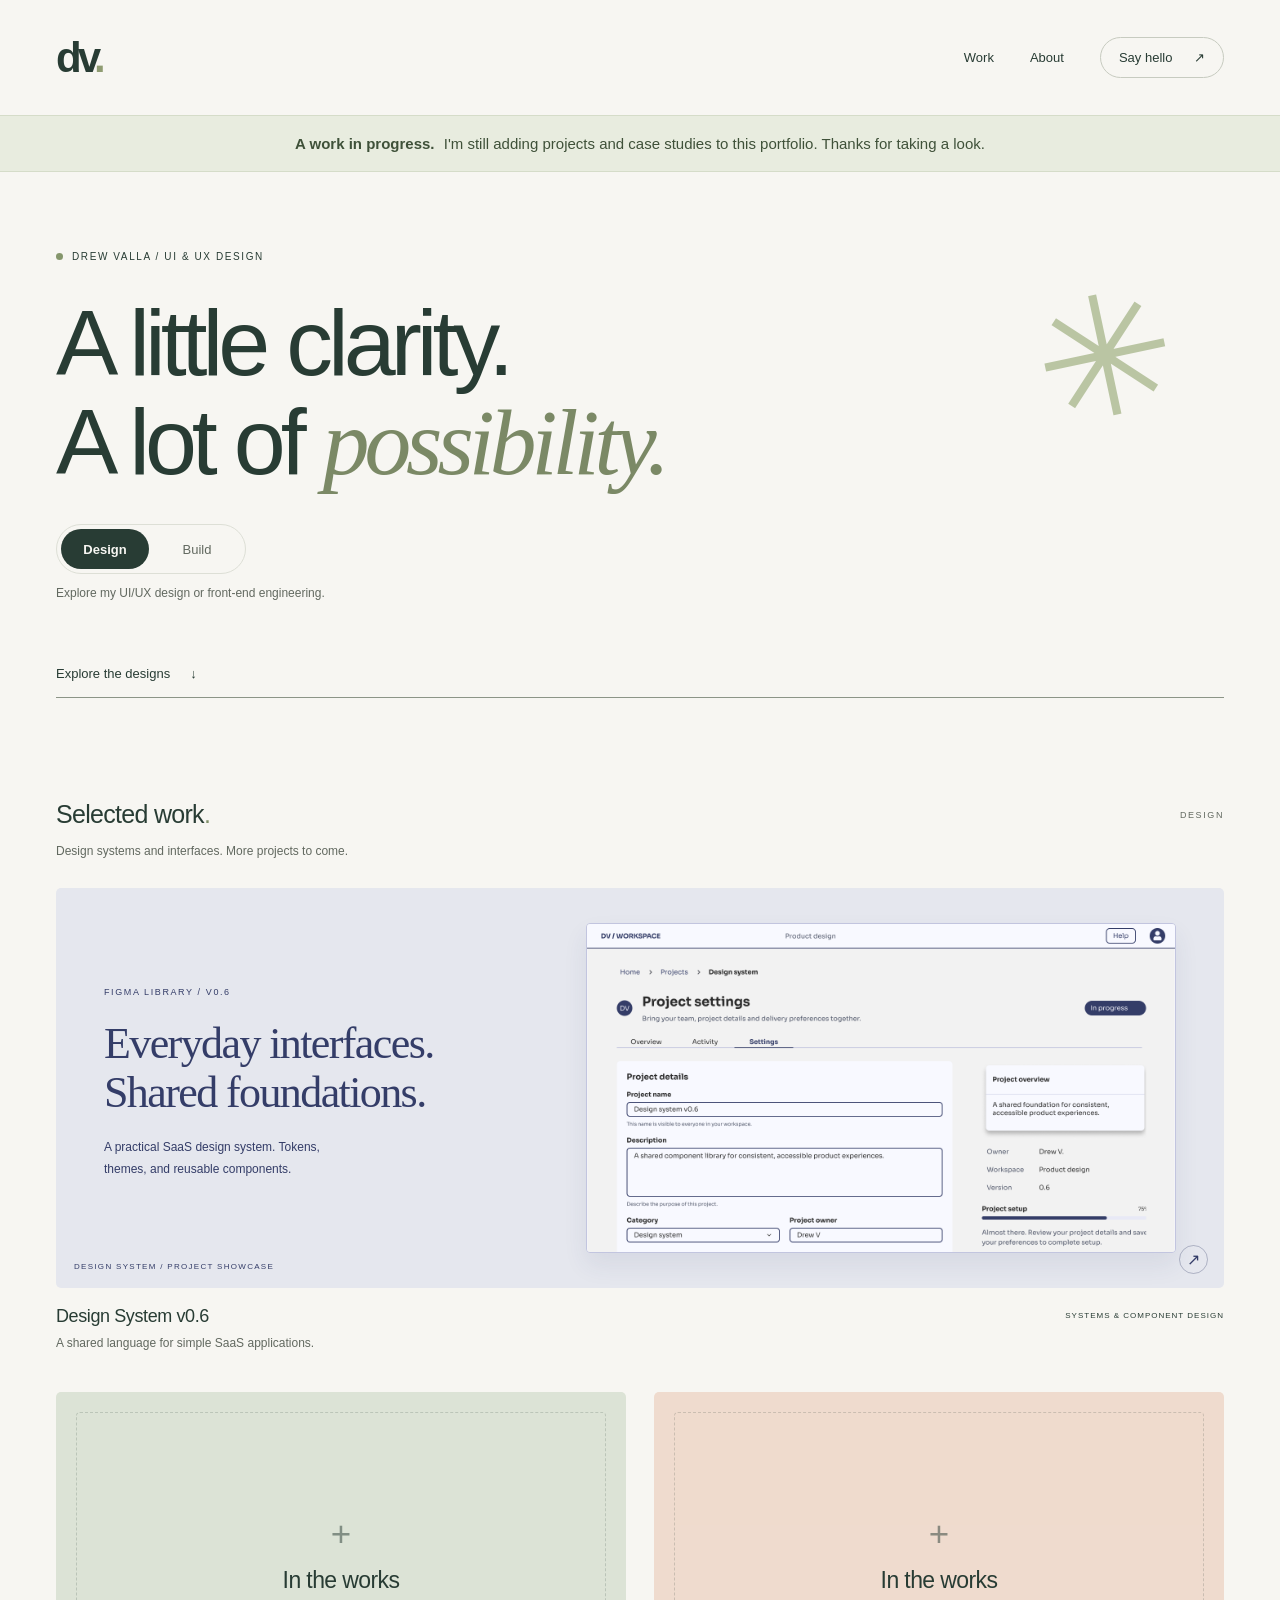
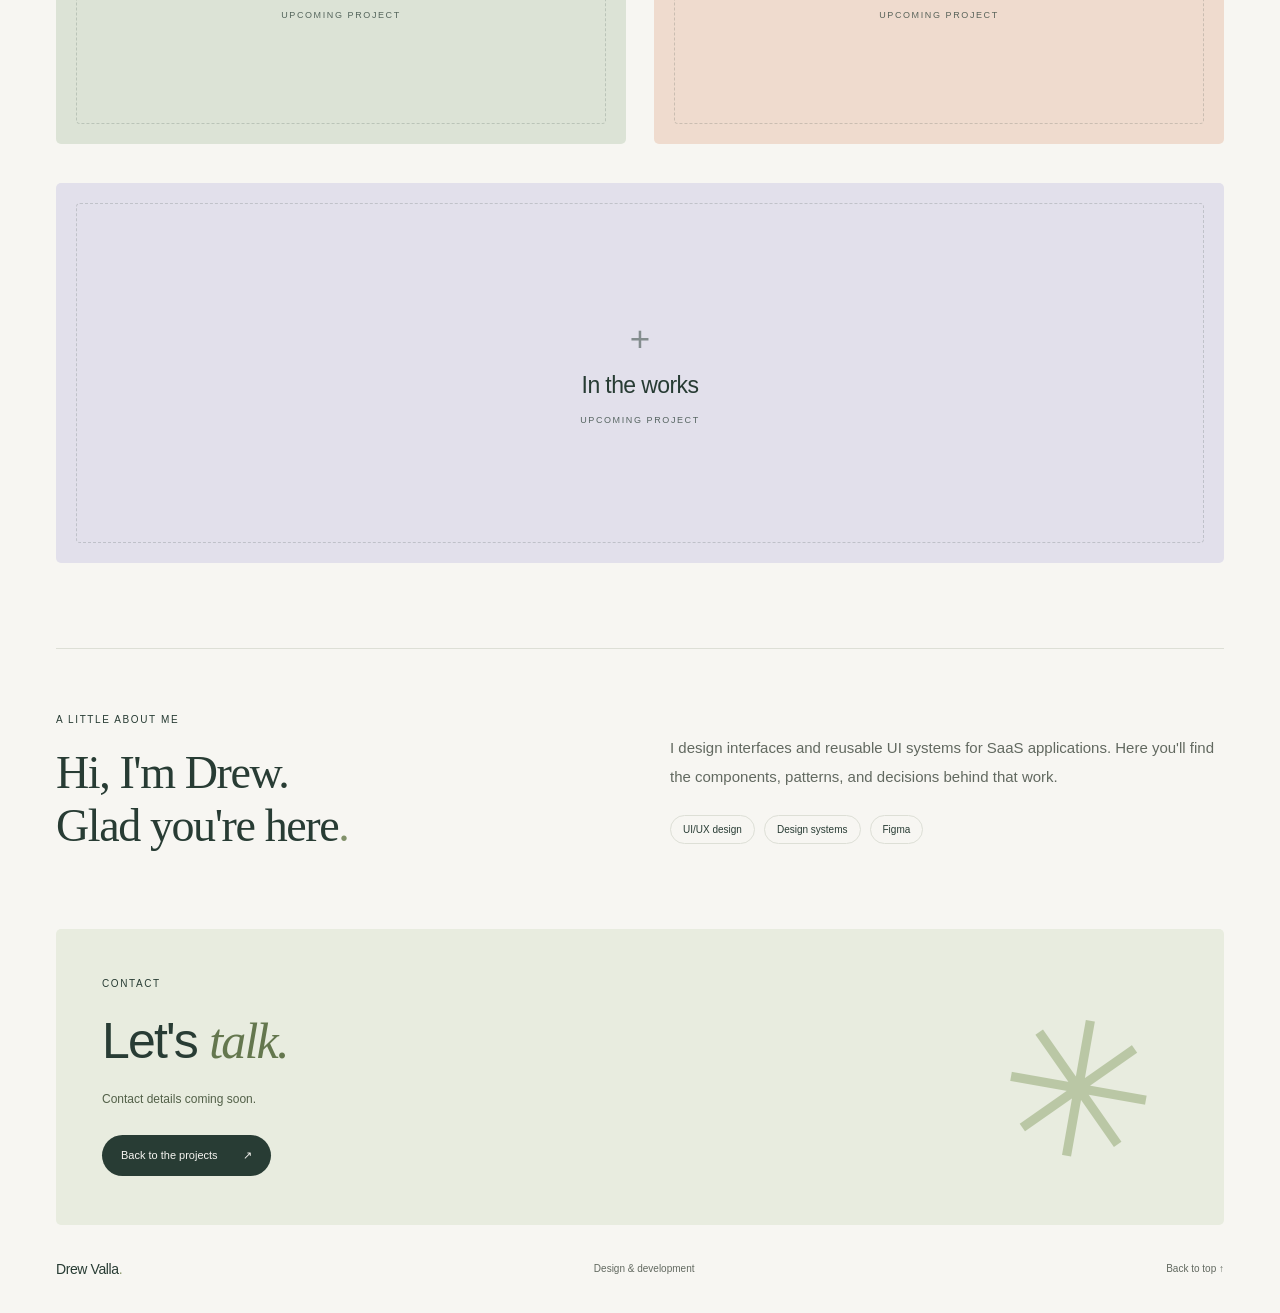
<file: DVDesignPortfolio-main/index.html>
<!doctype html>
<html lang="en">
<head>
  <meta charset="utf-8">
  <meta name="viewport" content="width=device-width, initial-scale=1">
  <meta name="theme-color" content="#f7f6f2">
  <meta name="description" content="Drew Valla's UI/UX design and front-end engineering portfolio. Explore the design and implementation of DV UIkit.">
  <title>Drew Valla | Design Portfolio</title>
  <link rel="stylesheet" href="styles.css">
  <link rel="stylesheet" href="design-system.css">
  <script src="script.js" defer></script>
</head>
<body>
  <a class="skip-link" href="#main">Skip to content</a>
  <header class="site-header wrap">
    <a class="wordmark" href="./" aria-label="Drew Valla home">dv<span>.</span></a>
    <nav aria-label="Main navigation">
      <a href="#work">Work</a>
      <a href="#about">About</a>
      <a class="nav-contact" href="#contact">Say hello <span aria-hidden="true">&#8599;</span></a>
    </nav>
  </header>
  <aside class="site-notice" aria-label="Portfolio update">
    <p class="wrap"><strong>A work in progress.</strong> I'm still adding projects and case studies to this portfolio. Thanks for taking a look.</p>
  </aside>

  <main id="main">
    <p class="view-status wrap" role="status" aria-live="polite" aria-atomic="true"></p>
    <section class="hero wrap" aria-labelledby="intro-title">
      <div class="eyebrow"><span class="dot"></span> <span data-view="design">DREW VALLA / UI &amp; UX DESIGN</span><span data-view="build" hidden>DREW VALLA / UX ENGINEERING</span></div>
      <h1 id="intro-title"><span data-view="design">A little clarity.<br>A lot of <em>possibility.</em></span><span data-view="build" hidden>Good design.<br><em>Built to work.</em></span></h1>
      <div class="portfolio-picker" hidden>
        <div class="mode-switch" role="group" aria-label="Choose portfolio view" aria-describedby="mode-help">
          <button type="button" data-mode="design" aria-pressed="true">Design</button>
          <button type="button" data-mode="build" aria-pressed="false">Build</button>
        </div>
        <p id="mode-help">Explore my UI/UX design or front-end engineering.</p>
      </div>
      <div class="hero-bottom">
        <a class="text-link work-link" href="#work"><span data-view="design">Explore the designs</span><span data-view="build" hidden>Explore the build</span> <span aria-hidden="true">&#8595;</span></a>
      </div>
      <div class="hero-flower" aria-hidden="true"><span>&#10035;</span></div>
    </section>

    <section class="work wrap" id="work" aria-labelledby="work-title" data-view="design">
      <div class="section-heading">
        <h2 id="work-title">Selected work<span>.</span></h2>
        <span class="small-label">DESIGN</span>
      </div>
      <p class="section-note">Design systems and interfaces. More projects to come.</p>
      <div class="project-grid">
        <article class="project project-wide system-feature">
          <a class="project-art system-cover" href="design-system.html" aria-label="Explore the Design System v0.6 project">
            <div class="system-cover-copy"><span class="eyebrow">FIGMA LIBRARY / V0.6</span><strong>Everyday interfaces.<br>Shared foundations.</strong><p>A practical SaaS design system. Tokens, themes, and reusable components.</p></div>
            <img src="assets/design-system/project-settings.png" width="1440" height="1362" loading="lazy" alt="Project Settings screen assembled using the design system.">
            <span class="preview-tag">DESIGN SYSTEM / PROJECT SHOWCASE</span><span class="art-arrow" aria-hidden="true">&#8599;</span>
          </a>
          <div class="project-caption"><div><h3><a href="design-system.html">Design System v0.6</a></h3><p>A shared language for simple SaaS applications.</p></div><span class="project-type">SYSTEMS &amp; COMPONENT DESIGN</span></div>
        </article>
        <article class="project">
          <div class="project-art art-sage project-placeholder"><span class="placeholder-mark" aria-hidden="true">+</span><h3>In the works</h3><span class="placeholder-status">UPCOMING PROJECT</span></div>
        </article>
        <article class="project">
          <div class="project-art art-peach project-placeholder"><span class="placeholder-mark" aria-hidden="true">+</span><h3>In the works</h3><span class="placeholder-status">UPCOMING PROJECT</span></div>
        </article>
        <article class="project project-wide">
          <div class="project-art art-lilac project-placeholder"><span class="placeholder-mark" aria-hidden="true">+</span><h3>In the works</h3><span class="placeholder-status">UPCOMING PROJECT</span></div>
        </article>
      </div>
    </section>

    <section class="work wrap build-work" id="build-work" aria-labelledby="build-title" data-view="build" hidden>
      <div class="section-heading"><h2 id="build-title">Selected builds<span>.</span></h2><span class="small-label">ENGINEERING</span></div>
      <p class="section-note">The implementation behind the design system. More builds to come.</p>
      <article class="build-project uikit-build-card">
        <a class="build-diagram uikit-diagram" href="design-system-build.html" aria-label="Explore the DV UIkit engineering case study"><span>01 / SHARED FOUNDATIONS, WORKING SOFTWARE</span><strong>DV UIkit<span aria-hidden="true">.</span></strong><code>tokens &rarr; components &rarr; applications</code><span class="uikit-card-action">READ THE CASE STUDY &#8599;</span></a>
        <div class="build-description"><span class="eyebrow">ENGINEERING CASE STUDY</span><h3><a href="design-system-build.html">One foundation. More ways to build.</a></h3><p>A Stencil Web Component library with shared tokens, framework integration, and Storybook documentation. Explore its architecture and the bridge from Figma to code.</p><div class="skill-tags"><span>Stencil / TypeScript</span><span>Design tokens</span><span>React / Vue integration</span></div><a class="uikit-read-link" href="design-system-build.html">Explore DV UIkit <span aria-hidden="true">&#8599;</span></a></div>
      </article>
      <article class="build-project build-placeholder">
        <div class="project-placeholder"><span class="placeholder-mark" aria-hidden="true">+</span><h3>In the works</h3><span class="placeholder-status">UPCOMING BUILD</span></div>
      </article>
    </section>

    <section class="about wrap" id="about" aria-labelledby="about-title">
      <div><span class="eyebrow">A LITTLE ABOUT ME</span><h2 id="about-title">Hi, I'm Drew.<br>Glad you're here<span>.</span></h2></div>
      <div class="about-copy"><div data-view="design"><p>I design interfaces and reusable UI systems for SaaS applications. Here you'll find the components, patterns, and decisions behind that work.</p><div class="skill-tags"><span>UI/UX design</span><span>Design systems</span><span>Figma</span></div></div><div data-view="build" hidden><p>I build the components behind those interfaces, with a focus on reusable code and practical integration across applications.</p><div class="skill-tags"><span>Web Components</span><span>TypeScript</span><span>Front-end development</span></div></div></div>
    </section>

    <section class="contact wrap" id="contact" aria-labelledby="contact-title">
      <span class="eyebrow">CONTACT</span>
      <h2 id="contact-title">Let's <em>talk.</em></h2>
      <p>Contact details coming soon.</p>
      <a class="contact-button work-link" href="#work">Back to the projects <span aria-hidden="true">&#8599;</span></a>
      <span class="contact-star" aria-hidden="true">&#10035;</span>
    </section>
  </main>
  <footer class="wrap"><a class="footer-name" href="./">Drew Valla<span>.</span></a><span>Design &amp; development</span><a href="#main">Back to top &#8593;</a></footer>
</body>
</html>
</file>
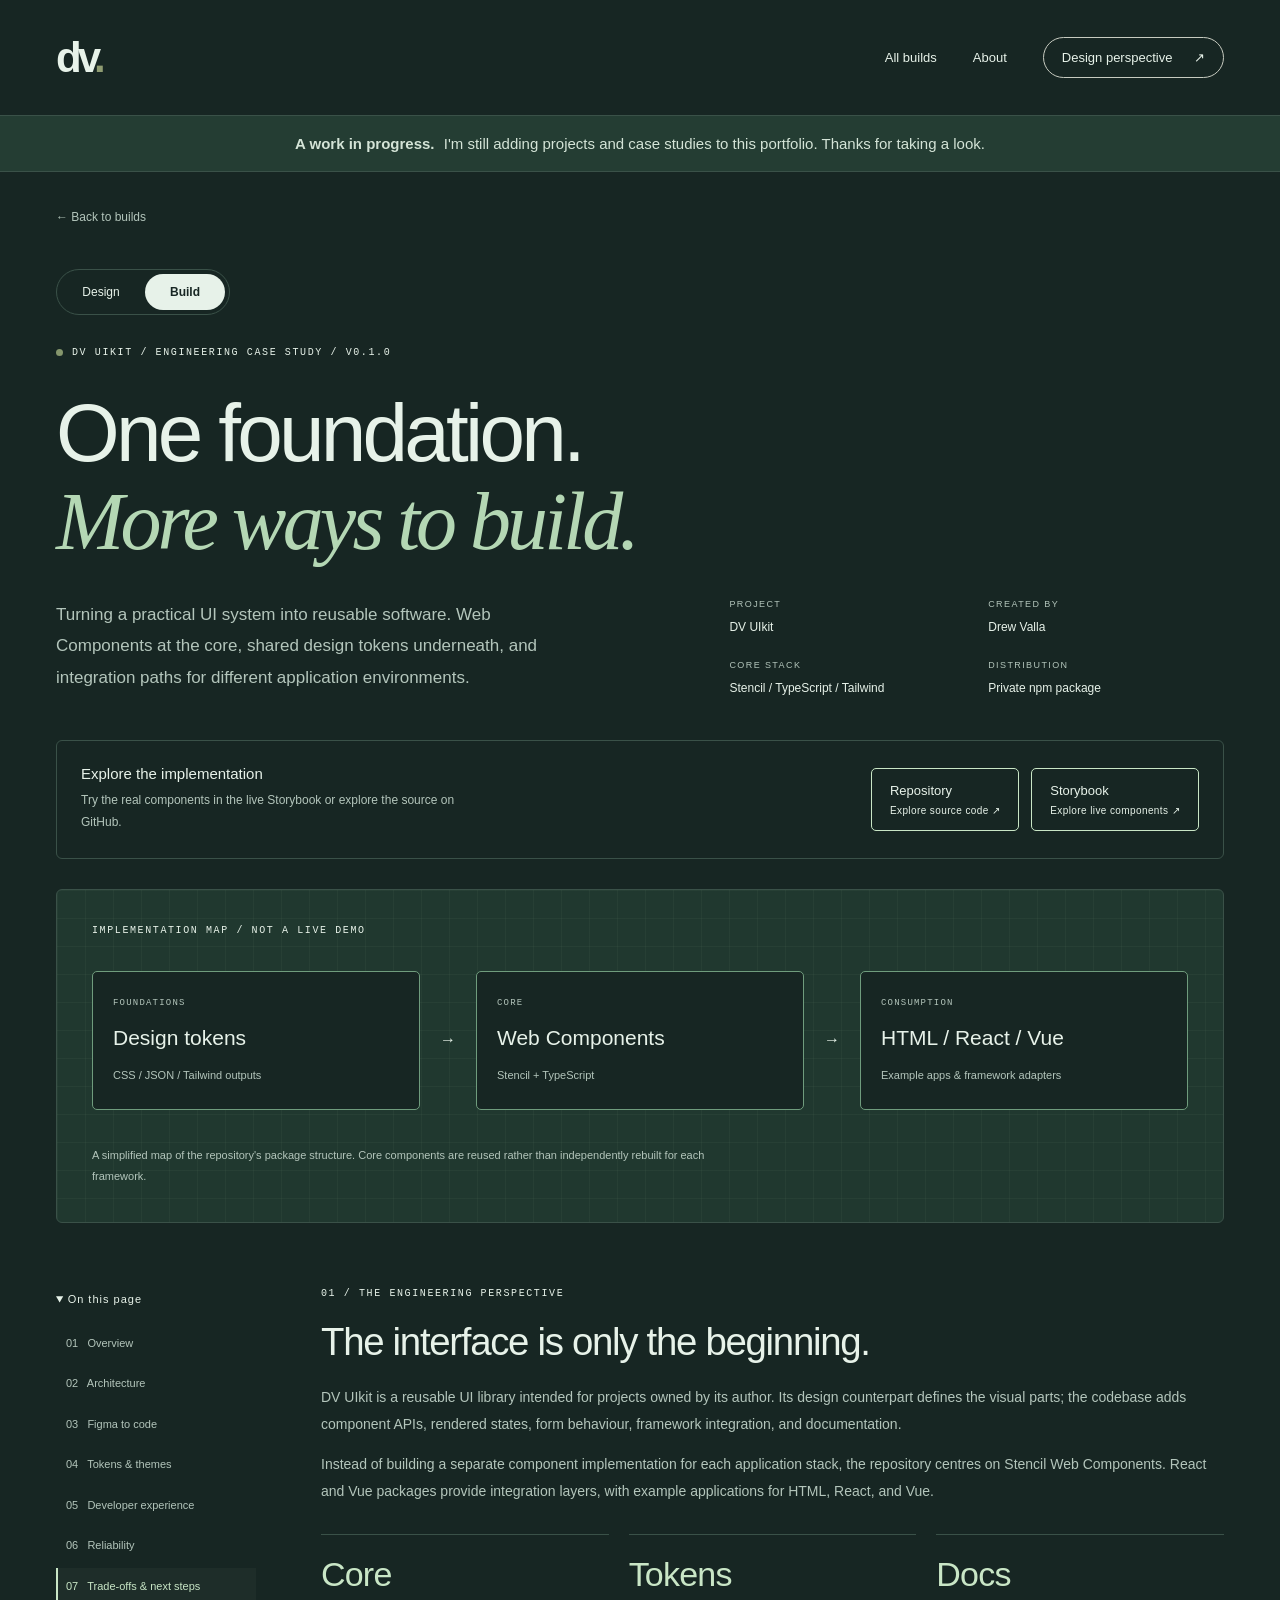
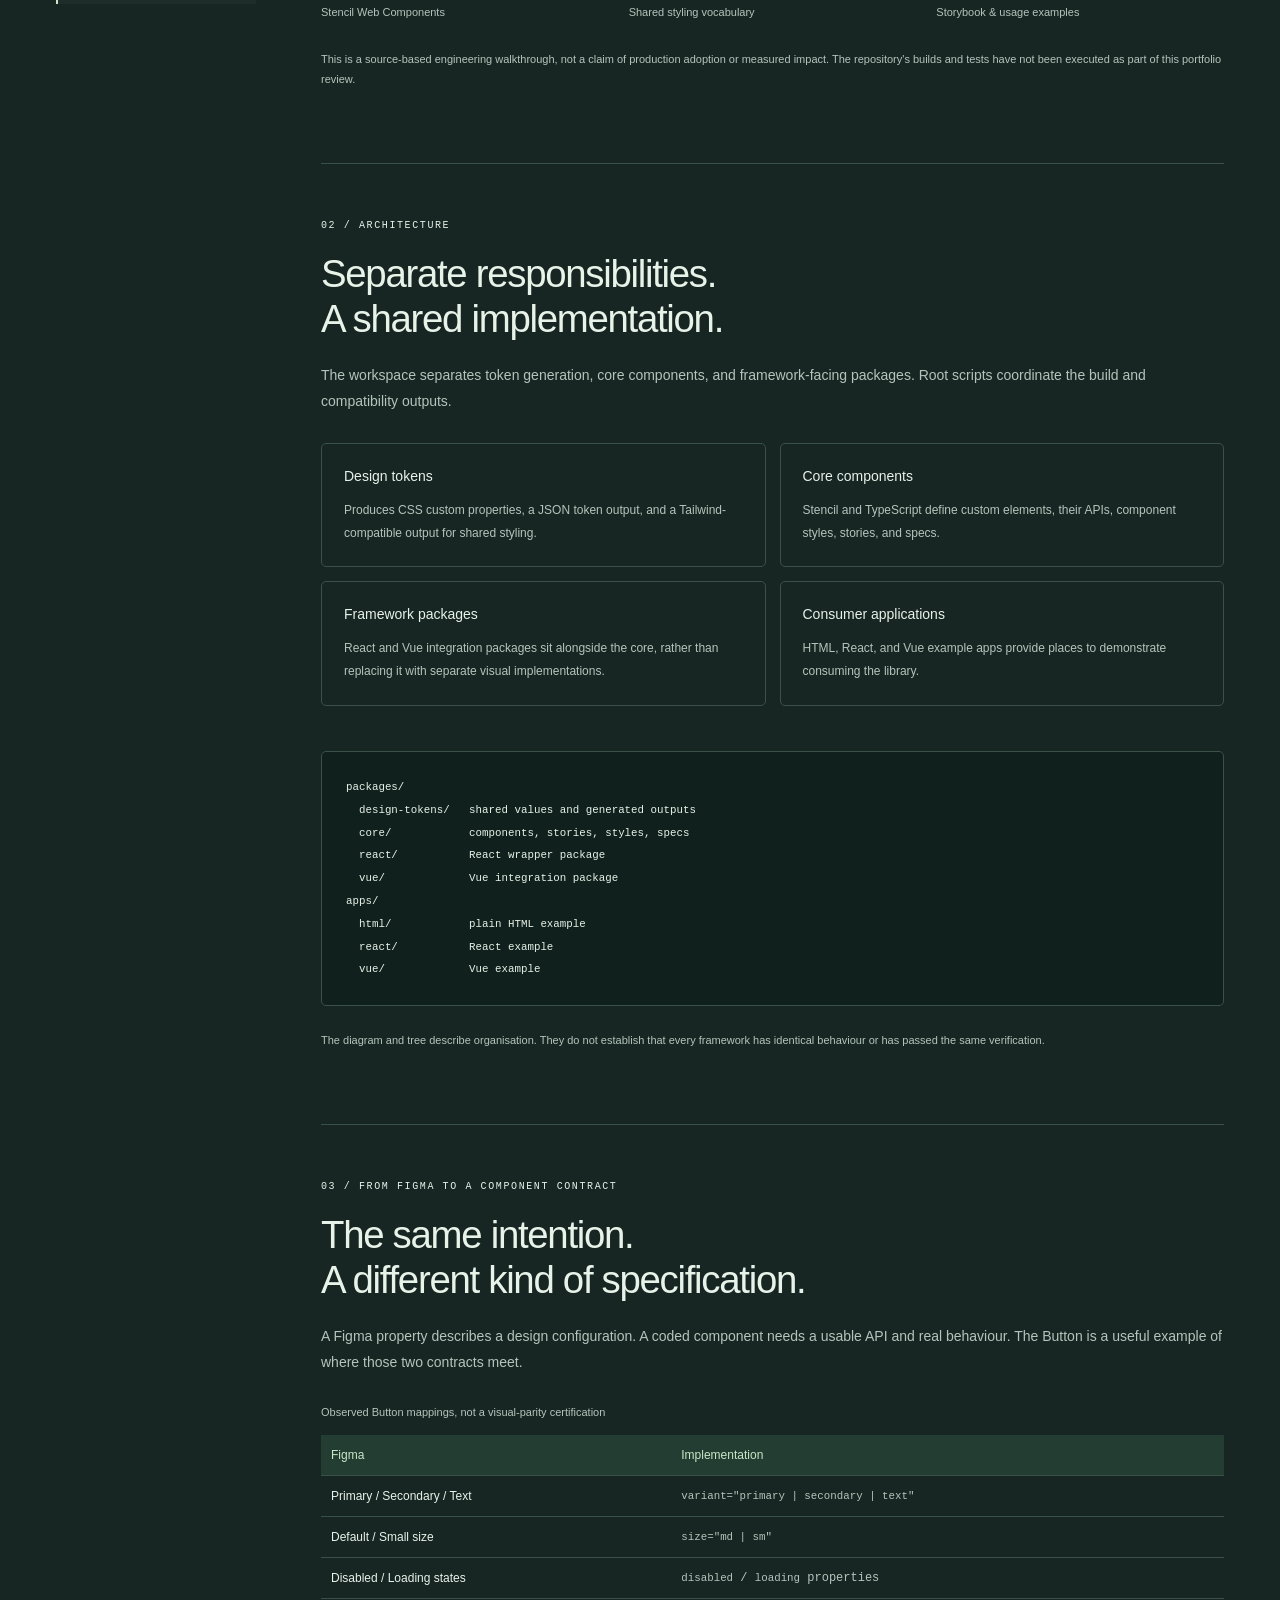
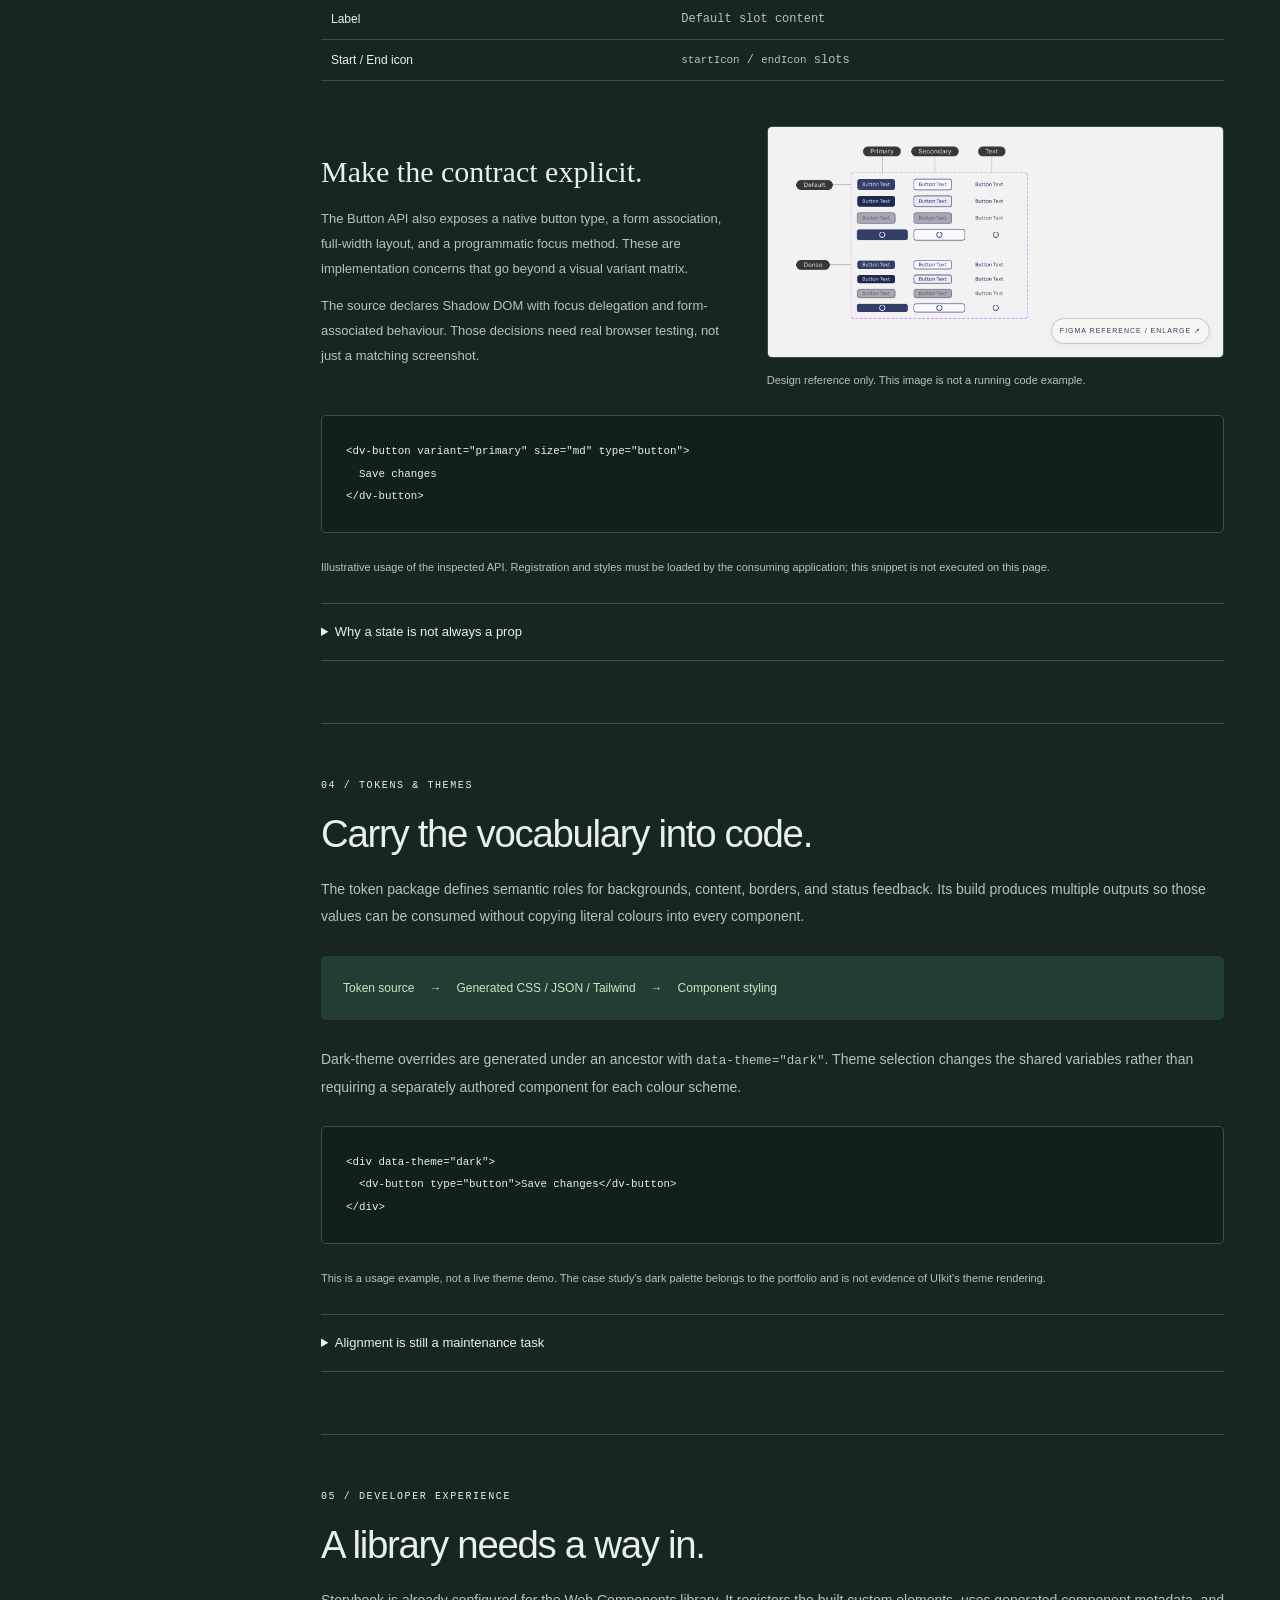
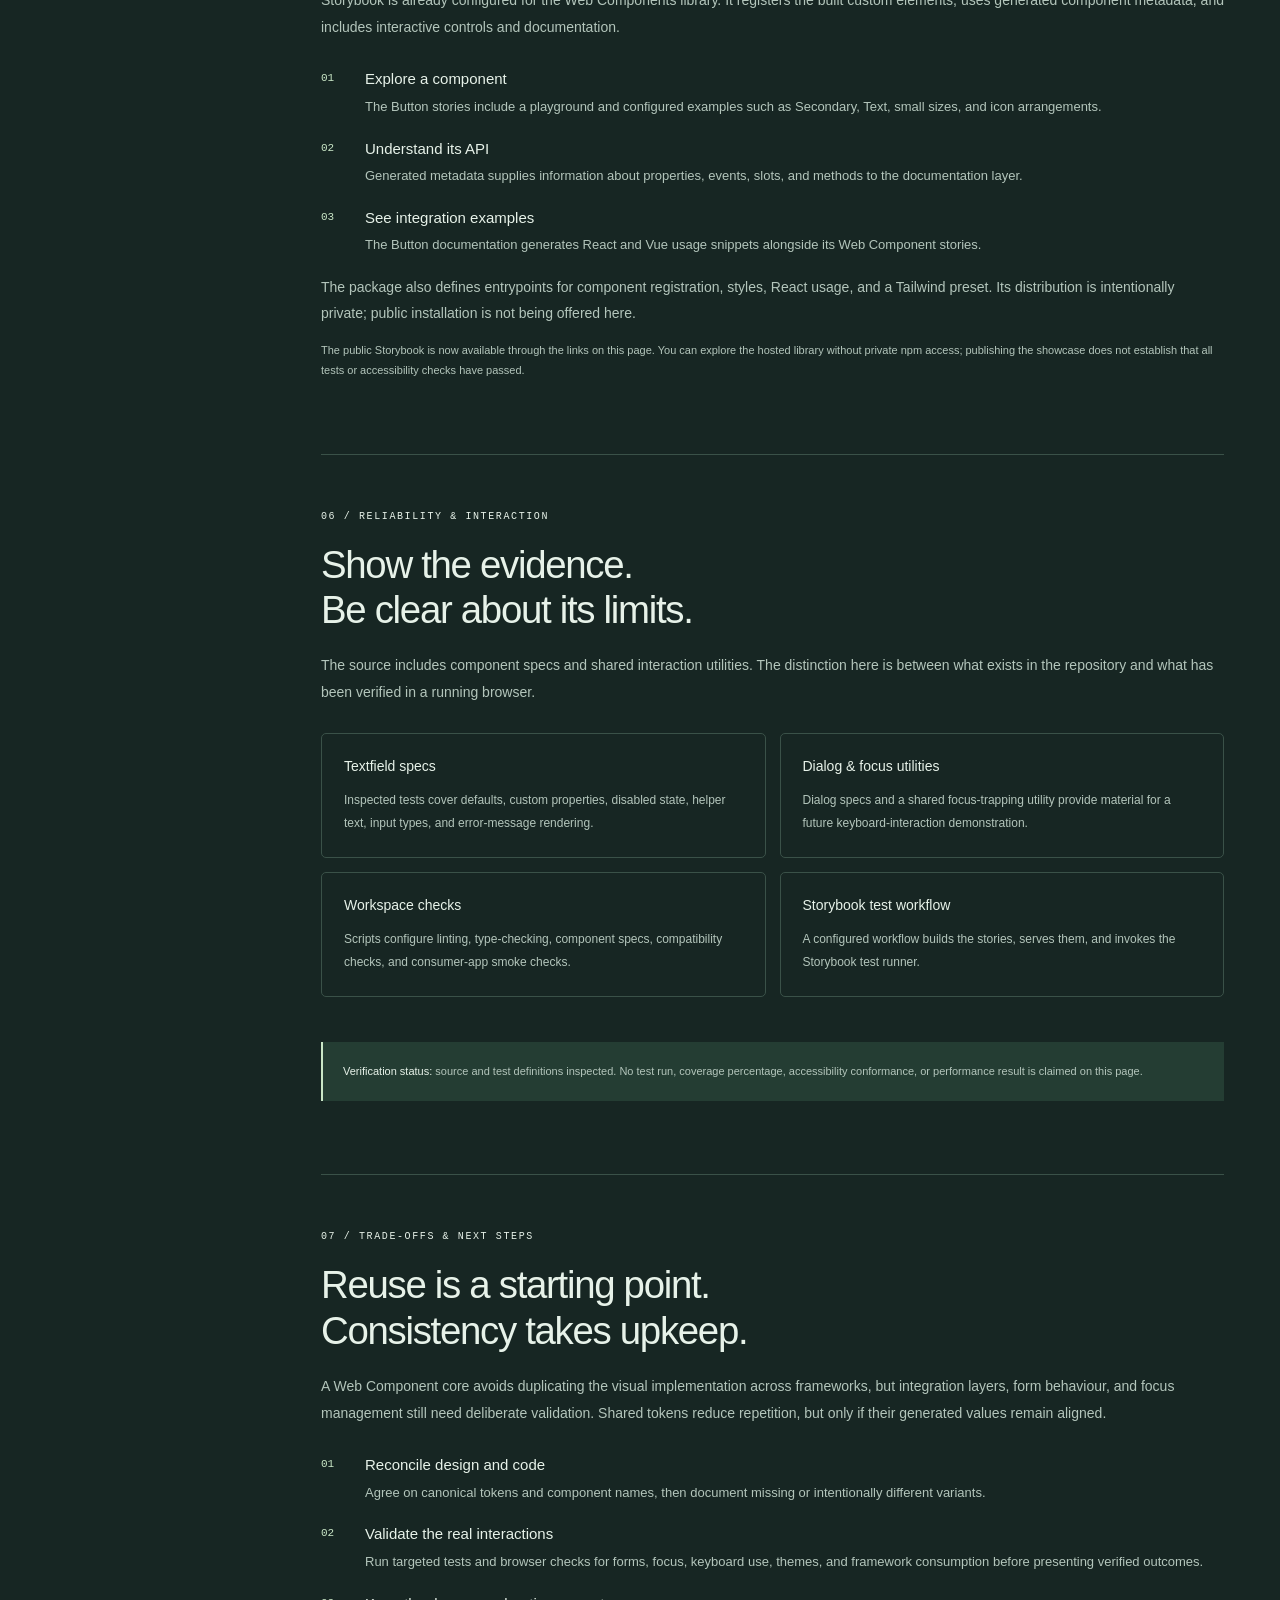
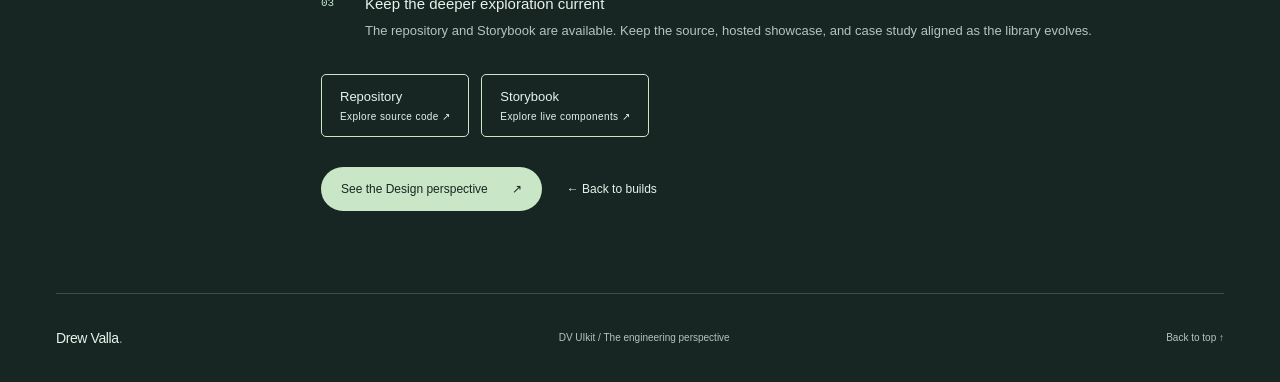
<file: DVDesignPortfolio-main/design-system-build.html>
<!doctype html>
<html lang="en">
<head>
  <meta charset="utf-8">
  <meta name="viewport" content="width=device-width, initial-scale=1">
  <meta name="theme-color" content="#172623">
  <meta name="description" content="The engineering side of DV UIkit: Stencil Web Components, shared design tokens, framework integration, Storybook documentation, and implementation trade-offs.">
  <title>DV UIkit | Build Case Study | Drew Valla</title>
  <link rel="stylesheet" href="styles.css">
  <link rel="stylesheet" href="design-system.css">
  <script src="design-system.js" defer></script>
</head>
<body class="case-page engineering-case" data-mode="build">
  <a class="skip-link" href="#main">Skip to content</a>
  <header class="site-header wrap">
    <a class="wordmark" href="index.html?view=build" aria-label="Drew Valla home">dv<span>.</span></a>
    <nav aria-label="Main navigation">
      <a href="index.html?view=build#build-work">All builds</a>
      <a href="index.html?view=build#about">About</a>
      <a class="nav-contact" href="design-system.html">Design perspective <span aria-hidden="true">&#8599;</span></a>
    </nav>
  </header>
  <aside class="site-notice" aria-label="Portfolio update">
    <p class="wrap"><strong>A work in progress.</strong> I'm still adding projects and case studies to this portfolio. Thanks for taking a look.</p>
  </aside>
  <main id="main">
    <section class="case-hero wrap" aria-labelledby="case-title">
      <a class="case-back" href="index.html?view=build#build-work">&#8592; Back to builds</a>
      <nav class="project-perspectives" aria-label="Design system perspective">
        <a href="design-system.html">Design</a>
        <a href="design-system-build.html" aria-current="page">Build</a>
      </nav>
      <div class="eyebrow"><span class="dot"></span> DV UIKIT / ENGINEERING CASE STUDY / V0.1.0</div>
      <h1 id="case-title">One foundation.<br><em>More ways to build.</em></h1>
      <div class="case-intro">
        <p>Turning a practical UI system into reusable software. Web Components at the core, shared design tokens underneath, and integration paths for different application environments.</p>
        <dl class="case-facts"><div><dt>PROJECT</dt><dd>DV UIkit</dd></div><div><dt>CREATED BY</dt><dd>Drew Valla</dd></div><div><dt>CORE STACK</dt><dd>Stencil / TypeScript / Tailwind</dd></div><div><dt>DISTRIBUTION</dt><dd>Private npm package</dd></div></dl>
      </div>
      <div class="resource-panel" aria-labelledby="resources-title">
        <div><h2 id="resources-title">Explore the implementation</h2><p id="resources-note">Try the real components in the live Storybook or explore the source on GitHub.</p></div>
        <div class="resource-actions"><a href="https://github.com/drewv-js/DV-UIkit">Repository <span>Explore source code &#8599;</span></a><a href="https://drewv-js.github.io/DV-UIkit/">Storybook <span>Explore live components &#8599;</span></a></div>
      </div>
      <div class="engineering-cover">
        <span class="eyebrow">IMPLEMENTATION MAP / NOT A LIVE DEMO</span>
        <div class="engineering-pipeline"><div><span>FOUNDATIONS</span><strong>Design tokens</strong><small>CSS / JSON / Tailwind outputs</small></div><span aria-hidden="true">&#8594;</span><div><span>CORE</span><strong>Web Components</strong><small>Stencil + TypeScript</small></div><span aria-hidden="true">&#8594;</span><div><span>CONSUMPTION</span><strong>HTML / React / Vue</strong><small>Example apps &amp; framework adapters</small></div></div>
        <p>A simplified map of the repository's package structure. Core components are reused rather than independently rebuilt for each framework.</p>
      </div>
    </section>

    <div class="case-layout wrap">
      <aside class="case-sidebar"><details class="contents" open><summary>On this page</summary><nav aria-label="Project sections">
        <a href="#overview">01 &nbsp; Overview</a>
        <a href="#architecture">02 &nbsp; Architecture</a>
        <a href="#contract">03 &nbsp; Figma to code</a>
        <a href="#tokens">04 &nbsp; Tokens &amp; themes</a>
        <a href="#documentation">05 &nbsp; Developer experience</a>
        <a href="#reliability">06 &nbsp; Reliability</a>
        <a href="#next">07 &nbsp; Trade-offs &amp; next steps</a>
      </nav></details></aside>
      <div class="case-body">
        <section id="overview" class="case-section" aria-labelledby="overview-title">
          <span class="eyebrow">01 / THE ENGINEERING PERSPECTIVE</span>
          <h2 id="overview-title">The interface is only the beginning.</h2>
          <p>DV UIkit is a reusable UI library intended for projects owned by its author. Its design counterpart defines the visual parts; the codebase adds component APIs, rendered states, form behaviour, framework integration, and documentation.</p>
          <p>Instead of building a separate component implementation for each application stack, the repository centres on Stencil Web Components. React and Vue packages provide integration layers, with example applications for HTML, React, and Vue.</p>
          <div class="case-stats"><div><strong>Core</strong><span>Stencil Web Components</span></div><div><strong>Tokens</strong><span>Shared styling vocabulary</span></div><div><strong>Docs</strong><span>Storybook &amp; usage examples</span></div></div>
          <p class="case-note">This is a source-based engineering walkthrough, not a claim of production adoption or measured impact. The repository's builds and tests have not been executed as part of this portfolio review.</p>
        </section>

        <section id="architecture" class="case-section" aria-labelledby="architecture-title">
          <span class="eyebrow">02 / ARCHITECTURE</span>
          <h2 id="architecture-title">Separate responsibilities.<br>A shared implementation.</h2>
          <p>The workspace separates token generation, core components, and framework-facing packages. Root scripts coordinate the build and compatibility outputs.</p>
          <div class="component-directory">
            <article><h3>Design tokens</h3><p>Produces CSS custom properties, a JSON token output, and a Tailwind-compatible output for shared styling.</p></article>
            <article><h3>Core components</h3><p>Stencil and TypeScript define custom elements, their APIs, component styles, stories, and specs.</p></article>
            <article><h3>Framework packages</h3><p>React and Vue integration packages sit alongside the core, rather than replacing it with separate visual implementations.</p></article>
            <article><h3>Consumer applications</h3><p>HTML, React, and Vue example apps provide places to demonstrate consuming the library.</p></article>
          </div>
          <pre class="code-panel" aria-label="Simplified source repository structure"><code>packages/
  design-tokens/   shared values and generated outputs
  core/            components, stories, styles, specs
  react/           React wrapper package
  vue/             Vue integration package
apps/
  html/            plain HTML example
  react/           React example
  vue/             Vue example</code></pre>
          <p class="case-note">The diagram and tree describe organisation. They do not establish that every framework has identical behaviour or has passed the same verification.</p>
        </section>

        <section id="contract" class="case-section" aria-labelledby="contract-title">
          <span class="eyebrow">03 / FROM FIGMA TO A COMPONENT CONTRACT</span>
          <h2 id="contract-title">The same intention.<br>A different kind of specification.</h2>
          <p>A Figma property describes a design configuration. A coded component needs a usable API and real behaviour. The Button is a useful example of where those two contracts meet.</p>
          <div class="token-table-wrap" role="region" aria-label="Button design to code mapping" tabindex="0"><table><caption>Observed Button mappings, not a visual-parity certification</caption><thead><tr><th scope="col">Figma</th><th scope="col">Implementation</th></tr></thead><tbody><tr><th scope="row">Primary / Secondary / Text</th><td><code>variant="primary | secondary | text"</code></td></tr><tr><th scope="row">Default / Small size</th><td><code>size="md | sm"</code></td></tr><tr><th scope="row">Disabled / Loading states</th><td><code>disabled</code> / <code>loading</code> properties</td></tr><tr><th scope="row">Label</th><td>Default slot content</td></tr><tr><th scope="row">Start / End icon</th><td><code>startIcon</code> / <code>endIcon</code> slots</td></tr></tbody></table></div>
          <div class="component-story">
            <div><h3>Make the contract explicit.</h3><p>The Button API also exposes a native button type, a form association, full-width layout, and a programmatic focus method. These are implementation concerns that go beyond a visual variant matrix.</p><p>The source declares Shadow DOM with focus delegation and form-associated behaviour. Those decisions need real browser testing, not just a matching screenshot.</p></div>
            <figure><a class="image-link" href="assets/design-system/buttons.png" data-enlarge aria-label="Enlarge Figma Button reference"><img src="assets/design-system/buttons.png" width="1518" height="768" loading="lazy" alt="The Figma Button matrix used as the design-side reference for the component API mapping."><span class="image-hint" aria-hidden="true">FIGMA REFERENCE / ENLARGE &#8599;</span></a><figcaption>Design reference only. This image is not a running code example.</figcaption></figure>
          </div>
          <pre class="code-panel" aria-label="Example Web Component usage"><code>&lt;dv-button variant="primary" size="md" type="button"&gt;
  Save changes
&lt;/dv-button&gt;</code></pre>
          <p class="case-note">Illustrative usage of the inspected API. Registration and styles must be loaded by the consuming application; this snippet is not executed on this page.</p>
          <details class="case-detail"><summary>Why a state is not always a prop</summary><p>Figma includes a Hover state for inspecting its appearance. In a working interface, hover is normally triggered by pointer interaction rather than manually selecting a state property. Disabled and loading states, by contrast, are part of the Button's public API.</p></details>
        </section>

        <section id="tokens" class="case-section" aria-labelledby="tokens-title">
          <span class="eyebrow">04 / TOKENS &amp; THEMES</span>
          <h2 id="tokens-title">Carry the vocabulary into code.</h2>
          <p>The token package defines semantic roles for backgrounds, content, borders, and status feedback. Its build produces multiple outputs so those values can be consumed without copying literal colours into every component.</p>
          <div class="token-flow"><span>Token source</span><span aria-hidden="true">&#8594;</span><span>Generated CSS / JSON / Tailwind</span><span aria-hidden="true">&#8594;</span><span>Component styling</span></div>
          <p>Dark-theme overrides are generated under an ancestor with <code>data-theme="dark"</code>. Theme selection changes the shared variables rather than requiring a separately authored component for each colour scheme.</p>
          <pre class="code-panel" aria-label="Dark theme consumption example"><code>&lt;div data-theme="dark"&gt;
  &lt;dv-button type="button"&gt;Save changes&lt;/dv-button&gt;
&lt;/div&gt;</code></pre>
          <p class="case-note">This is a usage example, not a live theme demo. The case study's dark palette belongs to the portfolio and is not evidence of UIkit's theme rendering.</p>
          <details class="case-detail"><summary>Alignment is still a maintenance task</summary><p>The repository's Figma sync audit identifies gaps in theme coverage and competing status-colour definitions. Source inspection also shows different success-colour literals in the token source and generator. A single canonical palette and a verified component map are still important next steps.</p></details>
        </section>

        <section id="documentation" class="case-section" aria-labelledby="documentation-title">
          <span class="eyebrow">05 / DEVELOPER EXPERIENCE</span>
          <h2 id="documentation-title">A library needs a way in.</h2>
          <p>Storybook is already configured for the Web Components library. It registers the built custom elements, uses generated component metadata, and includes interactive controls and documentation.</p>
          <ol class="practice-notes"><li><h3>Explore a component</h3><p>The Button stories include a playground and configured examples such as Secondary, Text, small sizes, and icon arrangements.</p></li><li><h3>Understand its API</h3><p>Generated metadata supplies information about properties, events, slots, and methods to the documentation layer.</p></li><li><h3>See integration examples</h3><p>The Button documentation generates React and Vue usage snippets alongside its Web Component stories.</p></li></ol>
          <p>The package also defines entrypoints for component registration, styles, React usage, and a Tailwind preset. Its distribution is intentionally private; public installation is not being offered here.</p>
          <p class="case-note">The public Storybook is now available through the links on this page. You can explore the hosted library without private npm access; publishing the showcase does not establish that all tests or accessibility checks have passed.</p>
        </section>

        <section id="reliability" class="case-section" aria-labelledby="reliability-title">
          <span class="eyebrow">06 / RELIABILITY &amp; INTERACTION</span>
          <h2 id="reliability-title">Show the evidence.<br>Be clear about its limits.</h2>
          <p>The source includes component specs and shared interaction utilities. The distinction here is between what exists in the repository and what has been verified in a running browser.</p>
          <div class="component-directory">
            <article><h3>Textfield specs</h3><p>Inspected tests cover defaults, custom properties, disabled state, helper text, input types, and error-message rendering.</p></article>
            <article><h3>Dialog &amp; focus utilities</h3><p>Dialog specs and a shared focus-trapping utility provide material for a future keyboard-interaction demonstration.</p></article>
            <article><h3>Workspace checks</h3><p>Scripts configure linting, type-checking, component specs, compatibility checks, and consumer-app smoke checks.</p></article>
            <article><h3>Storybook test workflow</h3><p>A configured workflow builds the stories, serves them, and invokes the Storybook test runner.</p></article>
          </div>
          <p class="case-note evidence-note"><strong>Verification status:</strong> source and test definitions inspected. No test run, coverage percentage, accessibility conformance, or performance result is claimed on this page.</p>
        </section>

        <section id="next" class="case-section case-next" aria-labelledby="next-title">
          <span class="eyebrow">07 / TRADE-OFFS &amp; NEXT STEPS</span>
          <h2 id="next-title">Reuse is a starting point.<br>Consistency takes upkeep.</h2>
          <p>A Web Component core avoids duplicating the visual implementation across frameworks, but integration layers, form behaviour, and focus management still need deliberate validation. Shared tokens reduce repetition, but only if their generated values remain aligned.</p>
          <ol class="practice-notes"><li><h3>Reconcile design and code</h3><p>Agree on canonical tokens and component names, then document missing or intentionally different variants.</p></li><li><h3>Validate the real interactions</h3><p>Run targeted tests and browser checks for forms, focus, keyboard use, themes, and framework consumption before presenting verified outcomes.</p></li><li><h3>Keep the deeper exploration current</h3><p>The repository and Storybook are available. Keep the source, hosted showcase, and case study aligned as the library evolves.</p></li></ol>
          <div class="resource-actions closing-resources"><a href="https://github.com/drewv-js/DV-UIkit">Repository <span>Explore source code &#8599;</span></a><a href="https://drewv-js.github.io/DV-UIkit/">Storybook <span>Explore live components &#8599;</span></a></div>
          <div class="case-actions"><a class="case-button" href="design-system.html">See the Design perspective <span aria-hidden="true">&#8599;</span></a><a class="case-secondary" href="index.html?view=build#build-work">&#8592; Back to builds</a></div>
        </section>
      </div>
    </div>
  </main>
  <footer class="wrap"><a class="footer-name" href="index.html?view=build">Drew Valla<span>.</span></a><span>DV UIkit / The engineering perspective</span><a href="#main">Back to top &#8593;</a></footer>
  <dialog class="image-dialog" aria-labelledby="image-title">
    <div class="image-dialog-header"><h2 id="image-title">Design detail</h2><button type="button" class="close-image" aria-label="Close enlarged image">&#10005;</button></div>
    <img alt="">
    <a class="original-image" href="assets/design-system/buttons.png" target="_blank" rel="noopener">Open full-size image in a new tab &#8599;</a>
  </dialog>
</body>
</html>
</file>
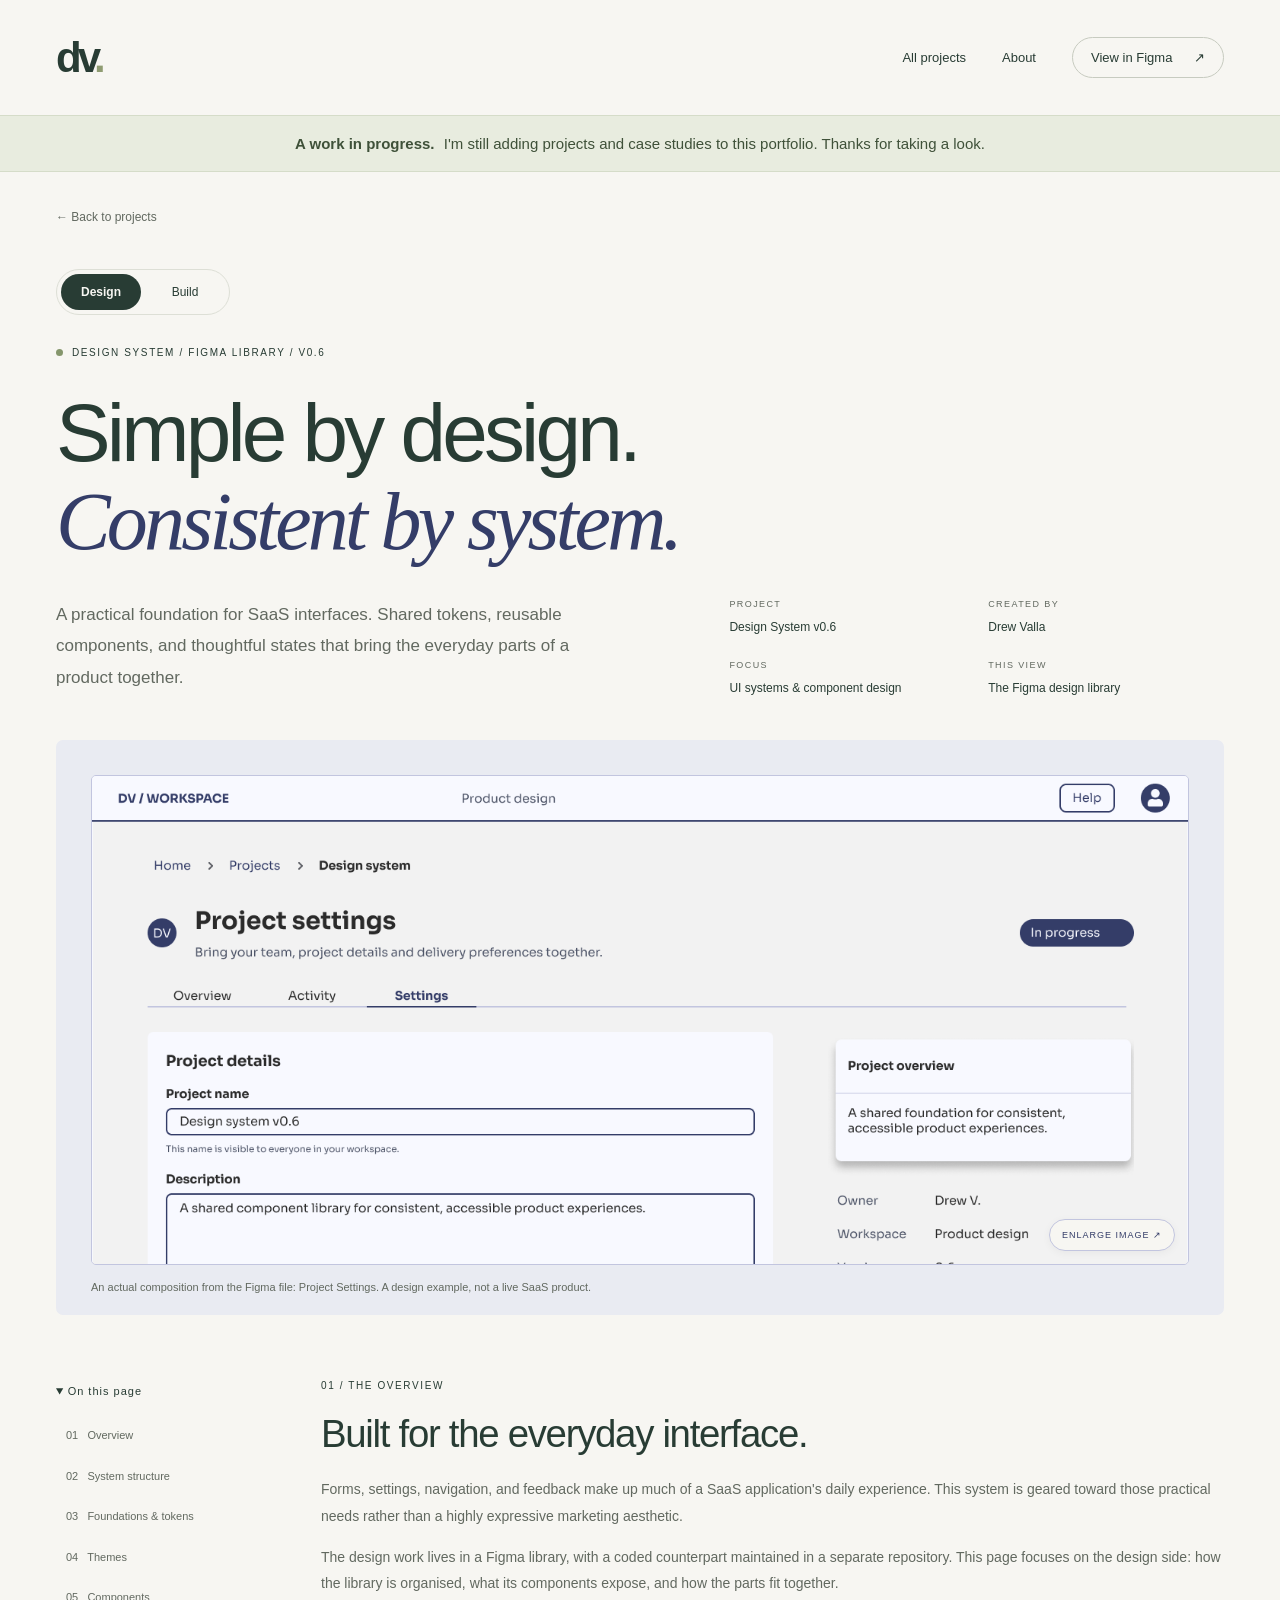
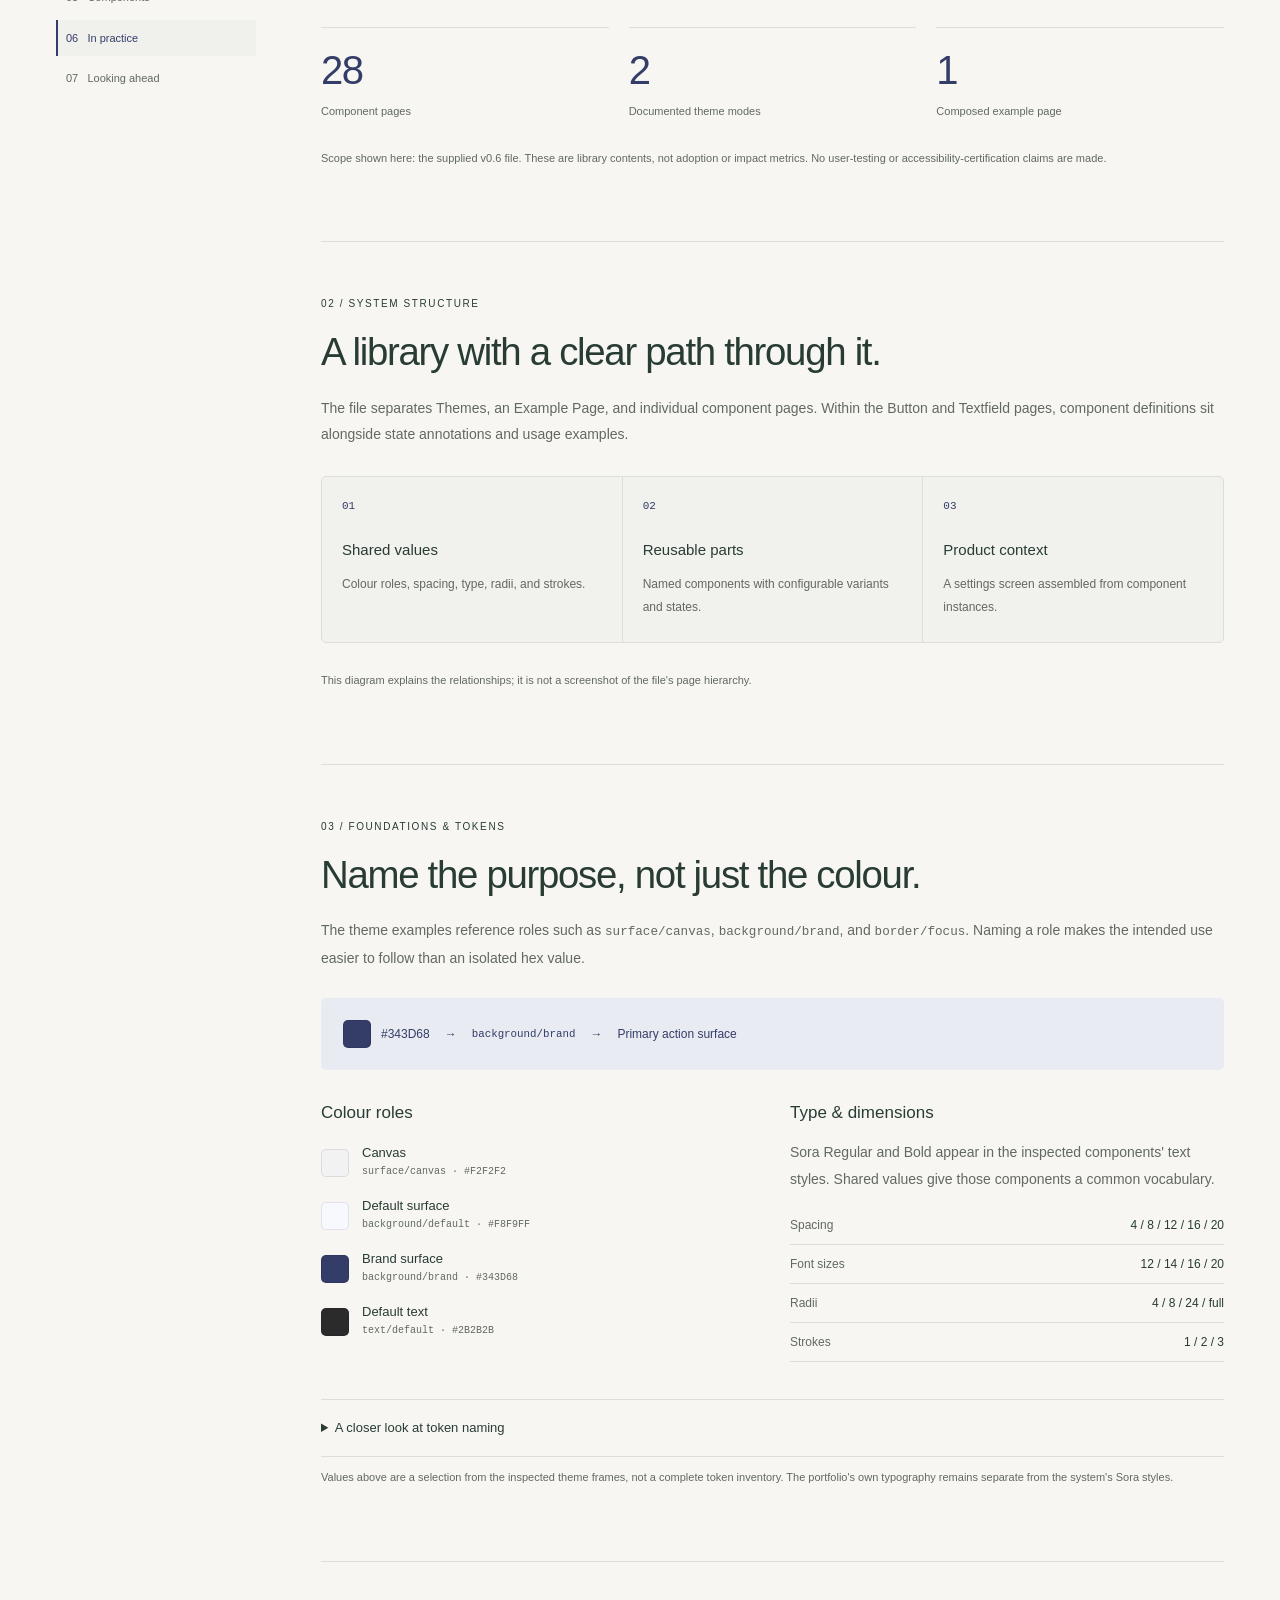
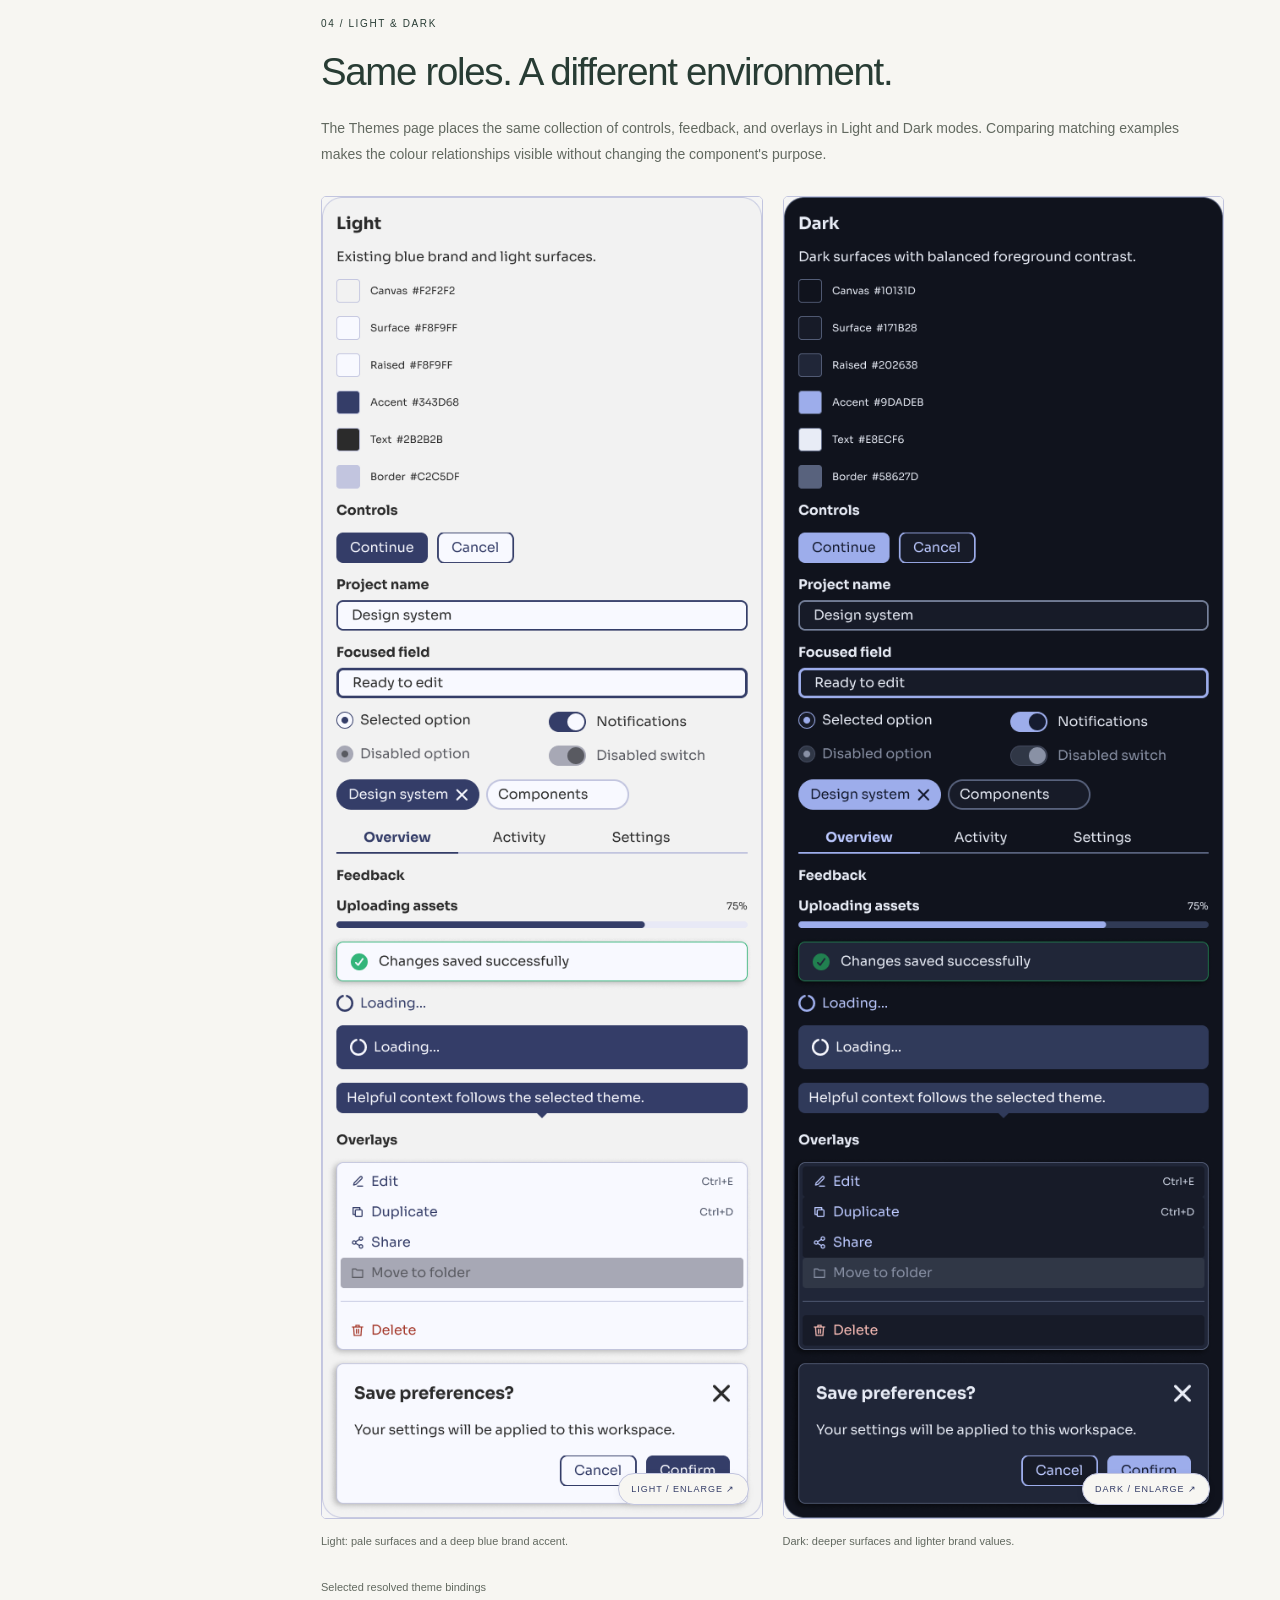
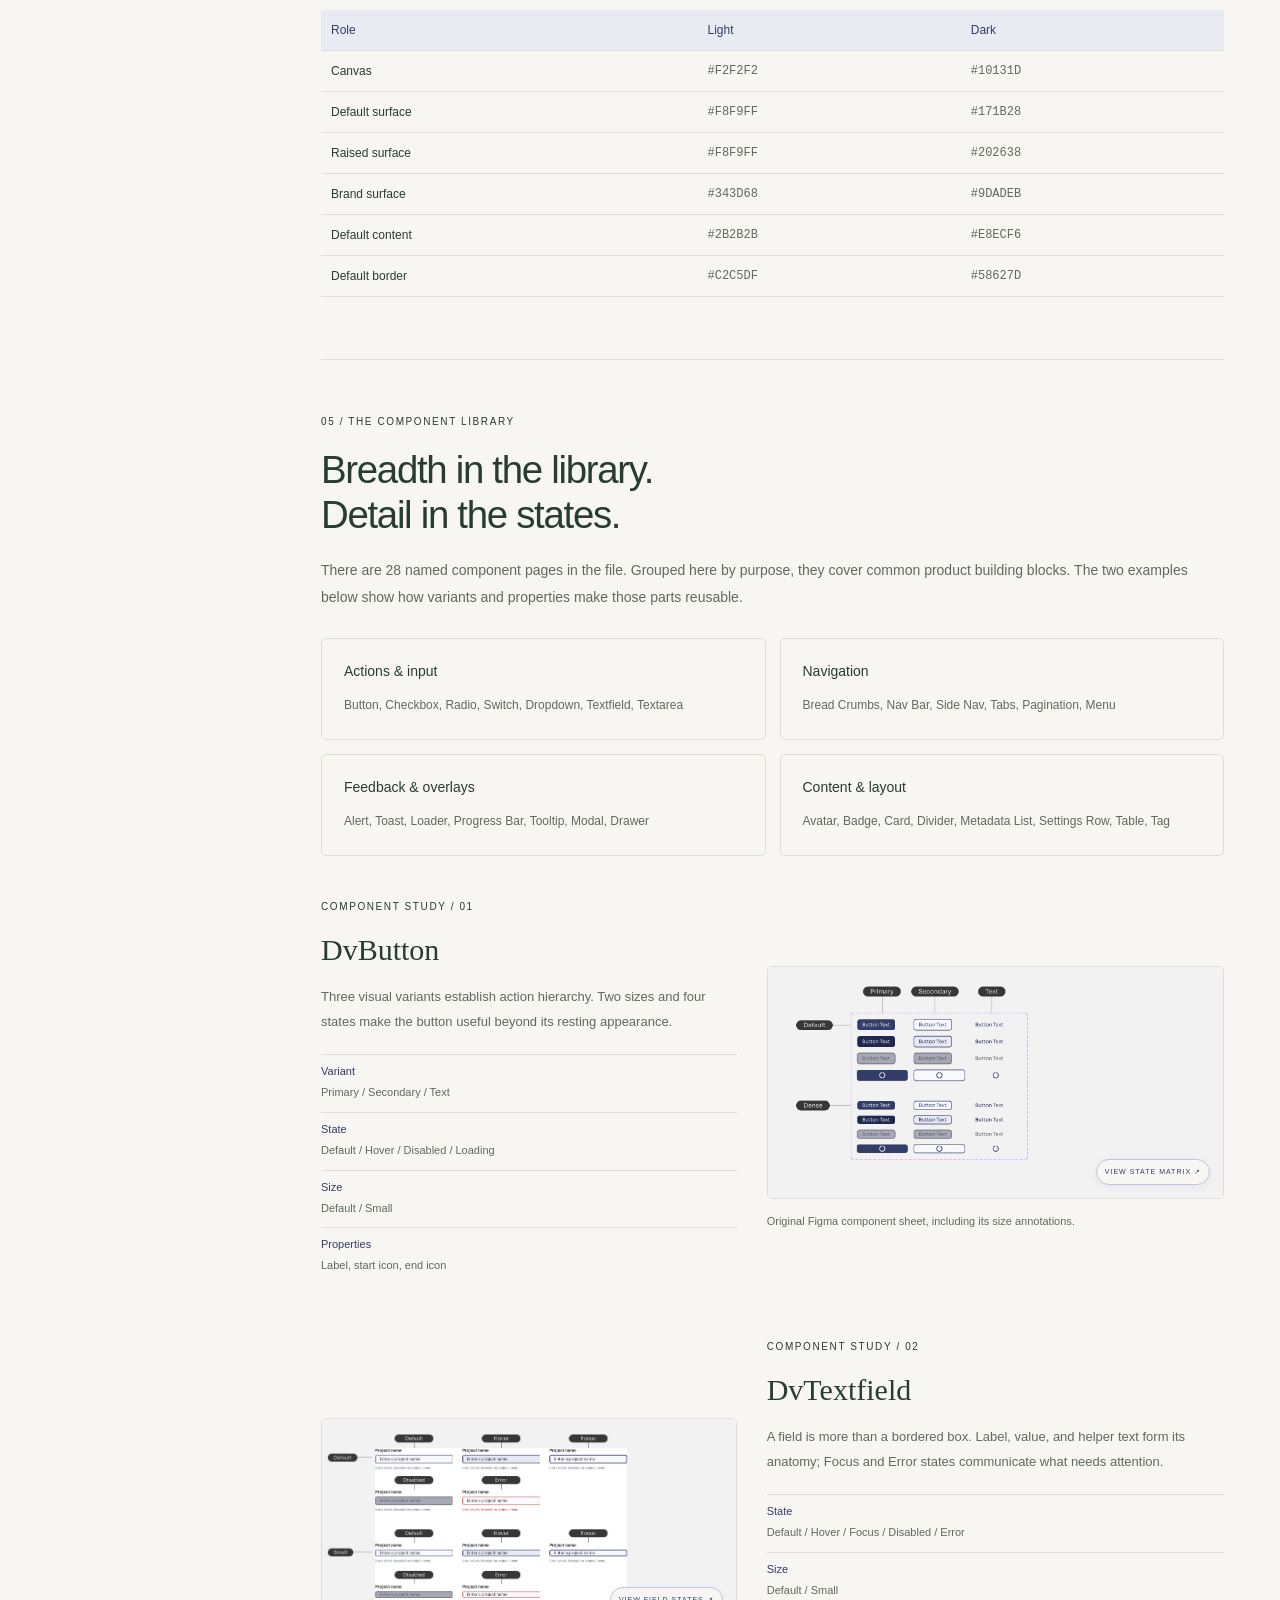
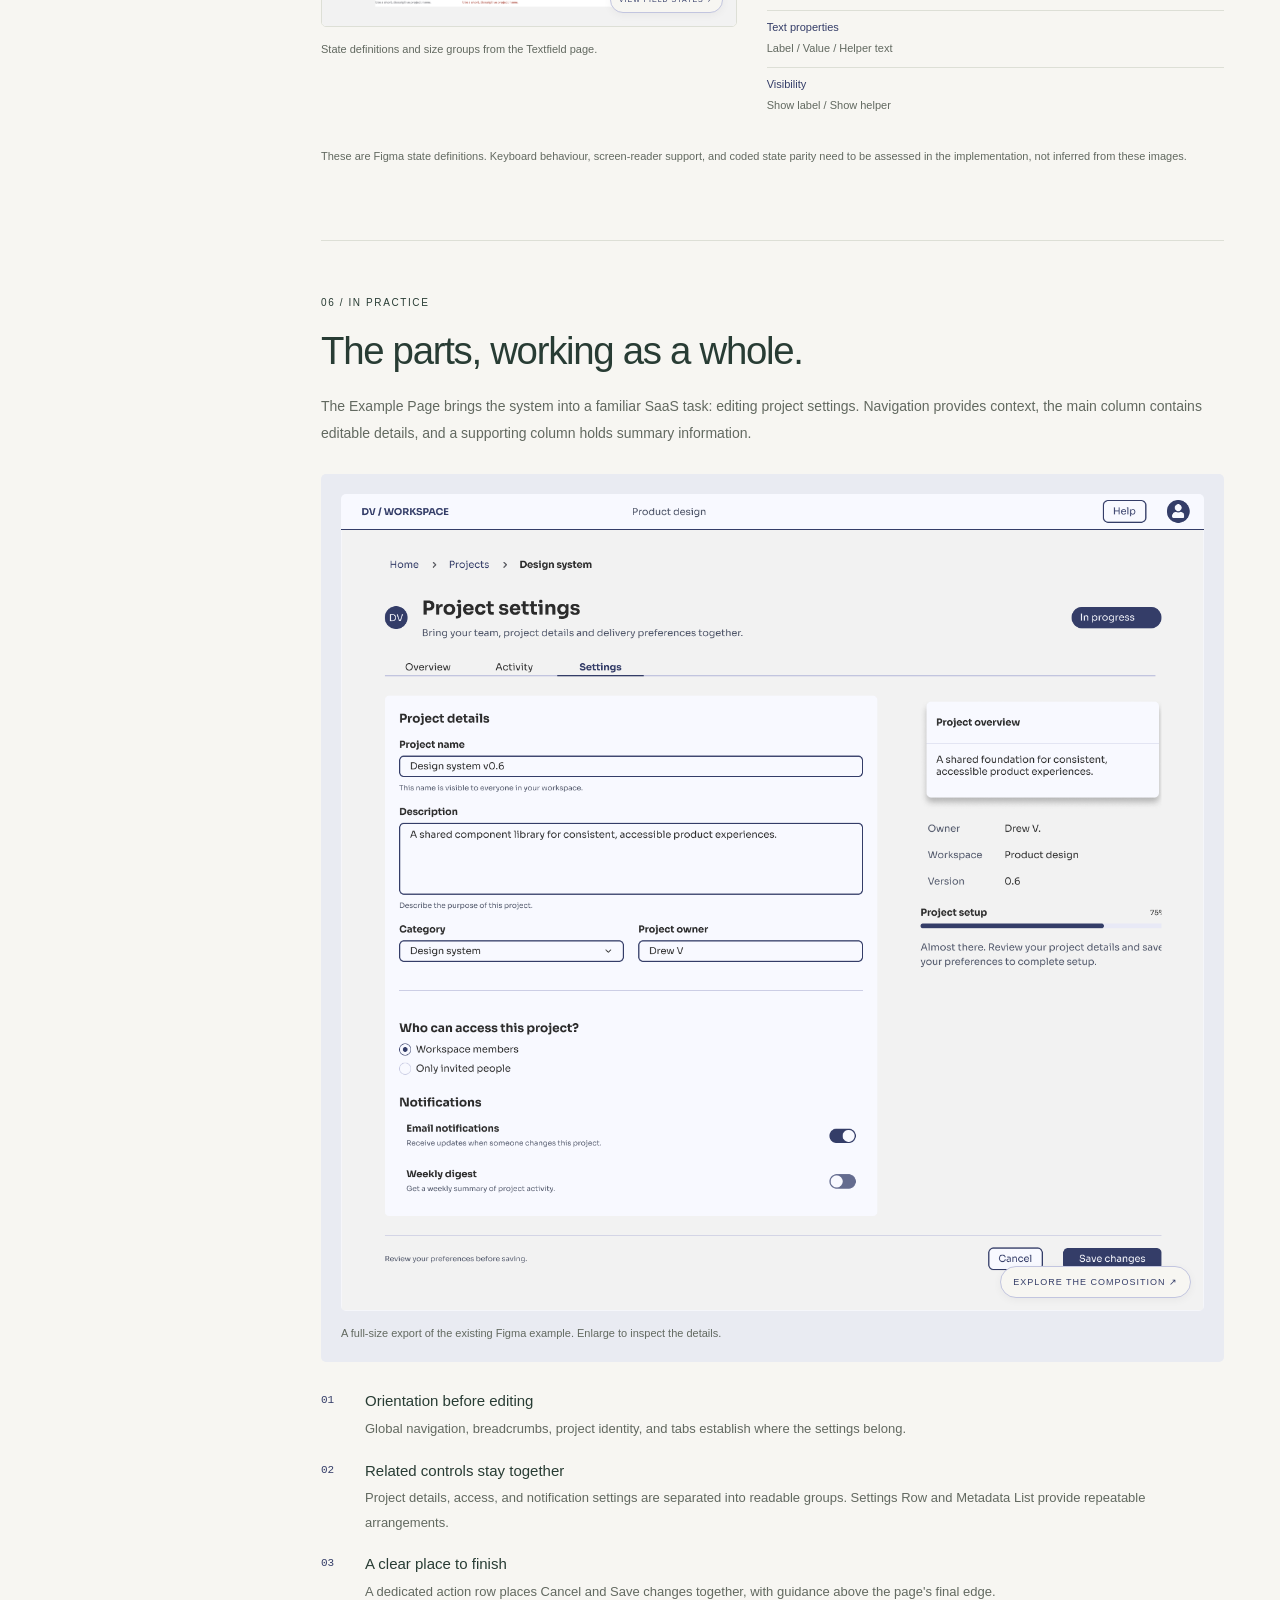
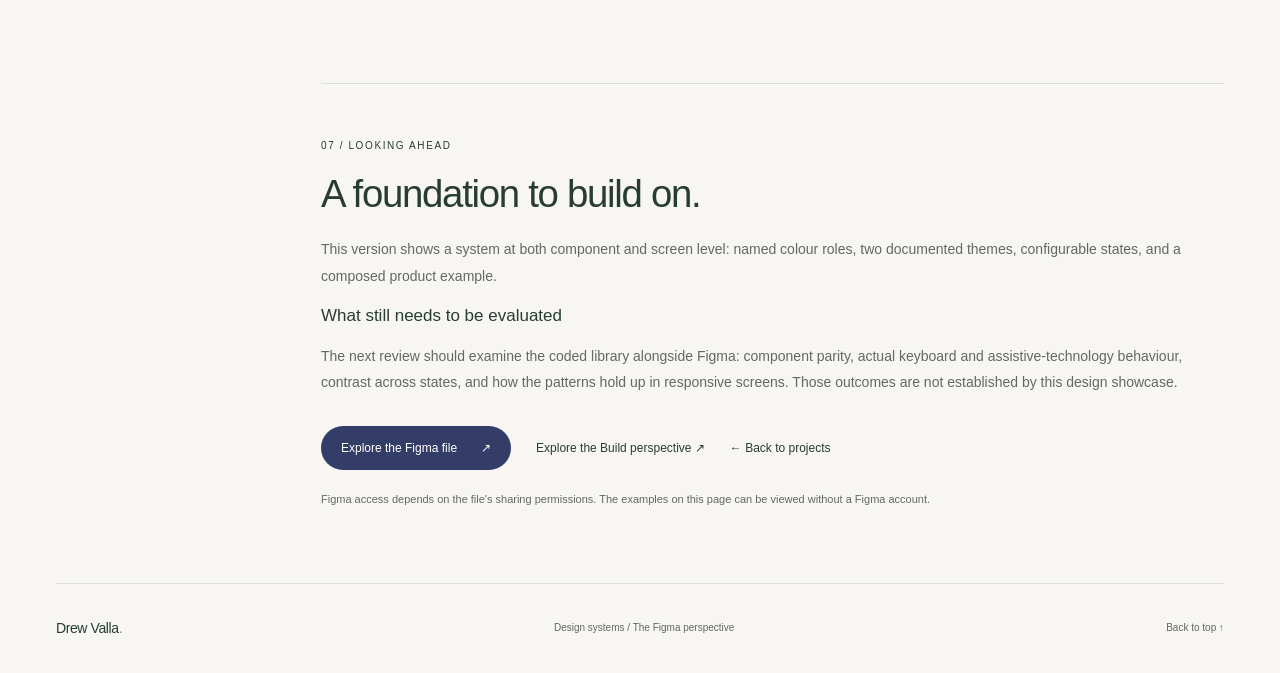
<file: DVDesignPortfolio-main/design-system.html>
<!doctype html>
<html lang="en">
<head>
  <meta charset="utf-8">
  <meta name="viewport" content="width=device-width, initial-scale=1">
  <meta name="theme-color" content="#f7f6f2">
  <meta name="description" content="Drew Valla's SaaS design system: a guided look at Figma tokens, light and dark themes, component states, and a composed product interface.">
  <title>Design System v0.6 | Drew Valla</title>
  <link rel="stylesheet" href="styles.css">
  <link rel="stylesheet" href="design-system.css">
  <script src="design-system.js" defer></script>
</head>
<body class="case-page">
  <a class="skip-link" href="#main">Skip to content</a>
  <header class="site-header wrap">
    <a class="wordmark" href="index.html?view=design" aria-label="Drew Valla home">dv<span>.</span></a>
    <nav aria-label="Main navigation">
      <a href="index.html?view=design#work">All projects</a>
      <a href="index.html?view=design#about">About</a>
      <a class="nav-contact" href="https://www.figma.com/design/kl19d4xA5nP4cFl0BegHL2/Design-System-v0.6?node-id=1186-22">View in Figma <span aria-hidden="true">&#8599;</span></a>
    </nav>
  </header>
  <aside class="site-notice" aria-label="Portfolio update">
    <p class="wrap"><strong>A work in progress.</strong> I'm still adding projects and case studies to this portfolio. Thanks for taking a look.</p>
  </aside>
  <main id="main">
    <section class="case-hero wrap" aria-labelledby="case-title">
      <a class="case-back" href="index.html?view=design#work">&#8592; Back to projects</a>
      <nav class="project-perspectives" aria-label="Design system perspective">
        <a href="design-system.html" aria-current="page">Design</a>
        <a href="design-system-build.html">Build</a>
      </nav>
      <div class="eyebrow"><span class="dot"></span> DESIGN SYSTEM / FIGMA LIBRARY / V0.6</div>
      <h1 id="case-title">Simple by design.<br><em>Consistent by system.</em></h1>
      <div class="case-intro">
        <p>A practical foundation for SaaS interfaces. Shared tokens, reusable components, and thoughtful states that bring the everyday parts of a product together.</p>
        <dl class="case-facts"><div><dt>PROJECT</dt><dd>Design System v0.6</dd></div><div><dt>CREATED BY</dt><dd>Drew Valla</dd></div><div><dt>FOCUS</dt><dd>UI systems &amp; component design</dd></div><div><dt>THIS VIEW</dt><dd>The Figma design library</dd></div></dl>
      </div>
      <figure class="case-cover">
        <a class="image-link" href="assets/design-system/project-settings.png" data-enlarge aria-label="Enlarge Project Settings interface">
          <img src="assets/design-system/project-settings.png" alt="Project Settings screen combining navigation, tabs, a project form, visibility controls, notification settings, summary information, and save actions." width="1440" height="1362" fetchpriority="high">
          <span class="image-hint" aria-hidden="true">ENLARGE IMAGE &#8599;</span>
        </a>
        <figcaption>An actual composition from the Figma file: Project Settings. A design example, not a live SaaS product.</figcaption>
      </figure>
    </section>

    <div class="case-layout wrap">
      <aside class="case-sidebar">
        <details class="contents" open>
          <summary>On this page</summary>
          <nav aria-label="Project sections">
            <a href="#overview">01 &nbsp; Overview</a>
            <a href="#structure">02 &nbsp; System structure</a>
            <a href="#foundations">03 &nbsp; Foundations &amp; tokens</a>
            <a href="#themes">04 &nbsp; Themes</a>
            <a href="#components">05 &nbsp; Components</a>
            <a href="#in-practice">06 &nbsp; In practice</a>
            <a href="#next">07 &nbsp; Looking ahead</a>
          </nav>
        </details>
      </aside>
      <div class="case-body">
        <section id="overview" class="case-section" aria-labelledby="overview-title">
          <span class="eyebrow">01 / THE OVERVIEW</span>
          <h2 id="overview-title">Built for the everyday interface.</h2>
          <p>Forms, settings, navigation, and feedback make up much of a SaaS application's daily experience. This system is geared toward those practical needs rather than a highly expressive marketing aesthetic.</p>
          <p>The design work lives in a Figma library, with a coded counterpart maintained in a separate repository. This page focuses on the design side: how the library is organised, what its components expose, and how the parts fit together.</p>
          <div class="case-stats"><div><strong>28</strong><span>Component pages</span></div><div><strong>2</strong><span>Documented theme modes</span></div><div><strong>1</strong><span>Composed example page</span></div></div>
          <p class="case-note">Scope shown here: the supplied v0.6 file. These are library contents, not adoption or impact metrics. No user-testing or accessibility-certification claims are made.</p>
        </section>

        <section id="structure" class="case-section" aria-labelledby="structure-title">
          <span class="eyebrow">02 / SYSTEM STRUCTURE</span>
          <h2 id="structure-title">A library with a clear path through it.</h2>
          <p>The file separates Themes, an Example Page, and individual component pages. Within the Button and Textfield pages, component definitions sit alongside state annotations and usage examples.</p>
          <ol class="system-path">
            <li><span>01</span><h3>Shared values</h3><p>Colour roles, spacing, type, radii, and strokes.</p></li>
            <li><span>02</span><h3>Reusable parts</h3><p>Named components with configurable variants and states.</p></li>
            <li><span>03</span><h3>Product context</h3><p>A settings screen assembled from component instances.</p></li>
          </ol>
          <p class="case-note">This diagram explains the relationships; it is not a screenshot of the file's page hierarchy.</p>
        </section>

        <section id="foundations" class="case-section" aria-labelledby="foundations-title">
          <span class="eyebrow">03 / FOUNDATIONS &amp; TOKENS</span>
          <h2 id="foundations-title">Name the purpose, not just the colour.</h2>
          <p>The theme examples reference roles such as <code>surface/canvas</code>, <code>background/brand</code>, and <code>border/focus</code>. Naming a role makes the intended use easier to follow than an isolated hex value.</p>
          <div class="token-flow"><span class="token-chip"><i style="--swatch:#343d68"></i>#343D68</span><span aria-hidden="true">&#8594;</span><code>background/brand</code><span aria-hidden="true">&#8594;</span><span>Primary action surface</span></div>
          <div class="foundation-grid">
            <article><h3>Colour roles</h3><ul class="swatch-list"><li><i style="--swatch:#f2f2f2"></i><span>Canvas<small>surface/canvas &middot; #F2F2F2</small></span></li><li><i style="--swatch:#f8f9ff"></i><span>Default surface<small>background/default &middot; #F8F9FF</small></span></li><li><i style="--swatch:#343d68"></i><span>Brand surface<small>background/brand &middot; #343D68</small></span></li><li><i style="--swatch:#2b2b2b"></i><span>Default text<small>text/default &middot; #2B2B2B</small></span></li></ul></article>
            <article><h3>Type &amp; dimensions</h3><p>Sora Regular and Bold appear in the inspected components' text styles. Shared values give those components a common vocabulary.</p><dl class="dimension-list"><div><dt>Spacing</dt><dd>4 / 8 / 12 / 16 / 20</dd></div><div><dt>Font sizes</dt><dd>12 / 14 / 16 / 20</dd></div><div><dt>Radii</dt><dd>4 / 8 / 24 / full</dd></div><div><dt>Strokes</dt><dd>1 / 2 / 3</dd></div></dl></article>
          </div>
          <details class="case-detail"><summary>A closer look at token naming</summary><p>The inspected theme frames expose both short names, such as <code>background/brand</code>, and theme-prefixed bindings, such as <code>--dv-theme-color-background-brand</code>. The dark frame resolves that binding to a different value. The comparison below uses the resolved theme bindings rather than assuming every short-name style changes with the mode.</p></details>
          <p class="case-note">Values above are a selection from the inspected theme frames, not a complete token inventory. The portfolio's own typography remains separate from the system's Sora styles.</p>
        </section>

        <section id="themes" class="case-section" aria-labelledby="themes-title">
          <span class="eyebrow">04 / LIGHT &amp; DARK</span>
          <h2 id="themes-title">Same roles. A different environment.</h2>
          <p>The Themes page places the same collection of controls, feedback, and overlays in Light and Dark modes. Comparing matching examples makes the colour relationships visible without changing the component's purpose.</p>
          <div class="theme-pair">
            <figure><a class="image-link" href="assets/design-system/theme-light.png" data-enlarge aria-label="Enlarge light theme examples"><img src="assets/design-system/theme-light.png" width="520" height="1563" loading="lazy" alt="Light theme sheet with colour swatches, buttons, fields, selection controls, tabs, progress, feedback, menu, and modal."><span class="image-hint" aria-hidden="true">LIGHT / ENLARGE &#8599;</span></a><figcaption>Light: pale surfaces and a deep blue brand accent.</figcaption></figure>
            <figure><a class="image-link" href="assets/design-system/theme-dark.png" data-enlarge aria-label="Enlarge dark theme examples"><img src="assets/design-system/theme-dark.png" width="520" height="1563" loading="lazy" alt="Dark theme sheet showing the matching controls and overlays on dark surfaces with lighter brand accents."><span class="image-hint" aria-hidden="true">DARK / ENLARGE &#8599;</span></a><figcaption>Dark: deeper surfaces and lighter brand values.</figcaption></figure>
          </div>
          <div class="token-table-wrap" role="region" aria-label="Resolved theme colour comparison" tabindex="0"><table><caption>Selected resolved theme bindings</caption><thead><tr><th scope="col">Role</th><th scope="col">Light</th><th scope="col">Dark</th></tr></thead><tbody><tr><th scope="row">Canvas</th><td>#F2F2F2</td><td>#10131D</td></tr><tr><th scope="row">Default surface</th><td>#F8F9FF</td><td>#171B28</td></tr><tr><th scope="row">Raised surface</th><td>#F8F9FF</td><td>#202638</td></tr><tr><th scope="row">Brand surface</th><td>#343D68</td><td>#9DADEB</td></tr><tr><th scope="row">Default content</th><td>#2B2B2B</td><td>#E8ECF6</td></tr><tr><th scope="row">Default border</th><td>#C2C5DF</td><td>#58627D</td></tr></tbody></table></div>
        </section>

        <section id="components" class="case-section" aria-labelledby="components-title">
          <span class="eyebrow">05 / THE COMPONENT LIBRARY</span>
          <h2 id="components-title">Breadth in the library.<br>Detail in the states.</h2>
          <p>There are 28 named component pages in the file. Grouped here by purpose, they cover common product building blocks. The two examples below show how variants and properties make those parts reusable.</p>
          <div class="component-directory">
            <article><h3>Actions &amp; input</h3><p>Button, Checkbox, Radio, Switch, Dropdown, Textfield, Textarea</p></article>
            <article><h3>Navigation</h3><p>Bread Crumbs, Nav Bar, Side Nav, Tabs, Pagination, Menu</p></article>
            <article><h3>Feedback &amp; overlays</h3><p>Alert, Toast, Loader, Progress Bar, Tooltip, Modal, Drawer</p></article>
            <article><h3>Content &amp; layout</h3><p>Avatar, Badge, Card, Divider, Metadata List, Settings Row, Table, Tag</p></article>
          </div>
          <article class="component-story">
            <div><span class="eyebrow">COMPONENT STUDY / 01</span><h3>DvButton</h3><p>Three visual variants establish action hierarchy. Two sizes and four states make the button useful beyond its resting appearance.</p><dl class="property-list"><div><dt>Variant</dt><dd>Primary / Secondary / Text</dd></div><div><dt>State</dt><dd>Default / Hover / Disabled / Loading</dd></div><div><dt>Size</dt><dd>Default / Small</dd></div><div><dt>Properties</dt><dd>Label, start icon, end icon</dd></div></dl></div>
            <figure><a class="image-link" href="assets/design-system/buttons.png" data-enlarge aria-label="Enlarge button variants and state matrix"><img src="assets/design-system/buttons.png" width="1518" height="768" loading="lazy" alt="Figma button matrix organised into Primary, Secondary, and Text columns, with default and small size groups."><span class="image-hint" aria-hidden="true">VIEW STATE MATRIX &#8599;</span></a><figcaption>Original Figma component sheet, including its size annotations.</figcaption></figure>
          </article>
          <article class="component-story reverse">
            <div><span class="eyebrow">COMPONENT STUDY / 02</span><h3>DvTextfield</h3><p>A field is more than a bordered box. Label, value, and helper text form its anatomy; Focus and Error states communicate what needs attention.</p><dl class="property-list"><div><dt>State</dt><dd>Default / Hover / Focus / Disabled / Error</dd></div><div><dt>Size</dt><dd>Default / Small</dd></div><div><dt>Text properties</dt><dd>Label / Value / Helper text</dd></div><div><dt>Visibility</dt><dd>Show label / Show helper</dd></div></dl></div>
            <figure><a class="image-link" href="assets/design-system/textfields.png" data-enlarge aria-label="Enlarge textfield anatomy and states"><img src="assets/design-system/textfields.png" width="1710" height="856" loading="lazy" alt="Figma textfield sheet showing labelled Default, Hover, Focus, Disabled, and Error states in two sizes."><span class="image-hint" aria-hidden="true">VIEW FIELD STATES &#8599;</span></a><figcaption>State definitions and size groups from the Textfield page.</figcaption></figure>
          </article>
          <p class="case-note">These are Figma state definitions. Keyboard behaviour, screen-reader support, and coded state parity need to be assessed in the implementation, not inferred from these images.</p>
        </section>

        <section id="in-practice" class="case-section" aria-labelledby="practice-title">
          <span class="eyebrow">06 / IN PRACTICE</span>
          <h2 id="practice-title">The parts, working as a whole.</h2>
          <p>The Example Page brings the system into a familiar SaaS task: editing project settings. Navigation provides context, the main column contains editable details, and a supporting column holds summary information.</p>
          <figure class="practice-image"><a class="image-link" href="assets/design-system/project-settings.png" data-enlarge aria-label="Enlarge complete Project Settings composition"><img src="assets/design-system/project-settings.png" width="1440" height="1362" loading="lazy" alt="Complete Project Settings design with a two-column form and summary layout, ending with Cancel and Save changes actions."><span class="image-hint" aria-hidden="true">EXPLORE THE COMPOSITION &#8599;</span></a><figcaption>A full-size export of the existing Figma example. Enlarge to inspect the details.</figcaption></figure>
          <ol class="practice-notes"><li><h3>Orientation before editing</h3><p>Global navigation, breadcrumbs, project identity, and tabs establish where the settings belong.</p></li><li><h3>Related controls stay together</h3><p>Project details, access, and notification settings are separated into readable groups. Settings Row and Metadata List provide repeatable arrangements.</p></li><li><h3>A clear place to finish</h3><p>A dedicated action row places Cancel and Save changes together, with guidance above the page's final edge.</p></li></ol>
        </section>

        <section id="next" class="case-section case-next" aria-labelledby="next-title">
          <span class="eyebrow">07 / LOOKING AHEAD</span>
          <h2 id="next-title">A foundation to build on.</h2>
          <p>This version shows a system at both component and screen level: named colour roles, two documented themes, configurable states, and a composed product example.</p>
          <h3>What still needs to be evaluated</h3>
          <p>The next review should examine the coded library alongside Figma: component parity, actual keyboard and assistive-technology behaviour, contrast across states, and how the patterns hold up in responsive screens. Those outcomes are not established by this design showcase.</p>
          <div class="case-actions"><a class="case-button" href="https://www.figma.com/design/kl19d4xA5nP4cFl0BegHL2/Design-System-v0.6?node-id=1260-22">Explore the Figma file <span aria-hidden="true">&#8599;</span></a><a class="case-secondary" href="design-system-build.html">Explore the Build perspective &#8599;</a><a class="case-secondary" href="index.html?view=design#work">&#8592; Back to projects</a></div>
          <p class="case-note">Figma access depends on the file's sharing permissions. The examples on this page can be viewed without a Figma account.</p>
        </section>
      </div>
    </div>
  </main>
  <footer class="wrap"><a class="footer-name" href="index.html?view=design">Drew Valla<span>.</span></a><span>Design systems / The Figma perspective</span><a href="#main">Back to top &#8593;</a></footer>
  <dialog class="image-dialog" aria-labelledby="image-title">
    <div class="image-dialog-header"><h2 id="image-title">Design detail</h2><button type="button" class="close-image" aria-label="Close enlarged image">&#10005;</button></div>
    <img alt="">
    <a class="original-image" href="assets/design-system/project-settings.png" target="_blank" rel="noopener">Open full-size image in a new tab &#8599;</a>
  </dialog>
</body>
</html>
</file>
<file: DVDesignPortfolio-main/styles.css>
@charset "UTF-8";
[hidden]{display:none!important}
.site-notice{margin-top:-1px;background:#e8ecdf;color:#3f5139;border-block:1px solid #d5dcc9}
.site-notice p{margin-block:0;padding-block:14px;font-size:15px;line-height:1.8;text-align:center}
.site-notice strong{font-weight:600;margin-right:5px}
body[data-mode="build"] .site-notice{background:#243d33;color:#d4e4d7;border-color:#3a5148}
@media(max-width:700px){.site-notice p{font-size:14px;padding-block:12px}.site-notice strong{display:block;margin-right:0}}
.hero .hero-bottom{flex-direction:column;align-items:stretch;max-width:none;padding-top:24px}
.hero .hero-bottom .text-link{display:flex;align-items:center;gap:20px;width:100%;padding:12px 0 16px;font-size:13px}
.hero .hero-bottom .text-link span{margin-left:0}
.mode-switch{position:relative}
.mode-switch::after{content:"";position:absolute;inset:-4px;border:1px solid currentColor;border-radius:inherit;color:#7b8966;pointer-events:none;opacity:0;animation:switch-breathe 1.5s ease-in-out .4s infinite}
body[data-mode="build"] .mode-switch::after{color:#b4d7b4}
.mode-switch.attention-dismissed::after{animation:none}
@keyframes switch-breathe{0%,100%{opacity:0;transform:scale(1)}45%{opacity:.55;transform:scale(1.025,1.08)}}
@media(prefers-reduced-motion:reduce){.mode-switch::after{animation:none}}
.portfolio-picker{text-align:center}.mode-switch{display:inline-flex;gap:4px;padding:4px;border:1px solid var(--line);border-radius:30px;background:var(--paper)}.mode-switch button{min-height:40px;min-width:88px;padding:8px 18px;border:0;border-radius:24px;color:var(--muted);background:transparent;cursor:pointer;font-size:13px}.mode-switch button[aria-pressed="true"]{background:var(--ink);color:var(--paper);font-weight:700}.mode-switch button:hover:not([aria-pressed="true"]){text-decoration:underline;text-underline-offset:4px}.portfolio-picker p{font-size:10px;color:var(--muted);margin:8px 0 0;line-height:1.5}.view-status{position:absolute;width:1px!important;height:1px;padding:0;overflow:hidden;clip-path:inset(50%);white-space:nowrap}
body[data-mode="build"]{--paper:#172623;--ink:#e7f2e9;--muted:#b3c5bb;--line:#3a5148}
body[data-mode="build"] h1 em,body[data-mode="build"] .contact h2 em{color:#b4d7b4}
body[data-mode="build"] .eyebrow,body[data-mode="build"] .small-label,body[data-mode="build"] .skill-tags,body[data-mode="build"] .mode-switch{font-family:Consolas,'Courier New',monospace}
body[data-mode="build"] .hero-flower{transform:rotate(0);border:1px solid var(--line);background:repeating-linear-gradient(0deg,transparent 0 23px,#b4d7b425 23px 24px),repeating-linear-gradient(90deg,transparent 0 23px,#b4d7b425 23px 24px)}
body[data-mode="build"] .hero-flower span{font-size:85px;color:#b4d7b4}
body[data-mode="build"] .contact{background:#243d33}
body[data-mode="build"] .contact p{color:var(--muted)}
body[data-mode="build"] .contact-star{color:#547960}
body[data-mode="build"] .contact-button{background:#c9e6c6;color:#172623}
body[data-mode="build"] a:focus-visible,body[data-mode="build"] button:focus-visible,body[data-mode="build"] summary:focus-visible{outline:3px solid #d5bd85;outline-offset:6px}
body[data-mode="build"] nav a:hover,body[data-mode="build"] footer a:hover,body[data-mode="build"] .text-link:hover{color:#c9e6c6}
.build-project{display:grid;grid-template-columns:1fr 1fr;border:1px solid var(--line);border-radius:6px;overflow:hidden;margin-top:27px}.build-diagram{min-width:0;background:linear-gradient(#b4d7b40a 1px,transparent 1px),linear-gradient(90deg,#b4d7b40a 1px,transparent 1px),#20382f;background-size:26px 26px;padding:35px;display:flex;flex-direction:column;justify-content:center;gap:40px}.build-diagram>span{font:10px/1.8 Consolas,monospace;letter-spacing:1px;color:#b3c5bb}.diagram-modes{display:flex;align-items:center;justify-content:center;gap:20px}.diagram-modes b{font-size:24px;font-weight:400;border:1px solid #6f9c7d;padding:22px 18px;border-radius:6px}.diagram-modes b:first-child{background:#f7f6f2;color:#283c34;font-family:Georgia,serif}.diagram-modes b:last-child{font-family:Consolas,monospace;color:#c9e6c6}.build-diagram code{font-size:11px;color:#b3c5bb;text-align:center}.build-description{min-width:0;padding:35px}.build-description h3{font-size:27px;font-weight:400;letter-spacing:-.7px;margin:17px 0}.build-description p{font-size:14px;line-height:1.8;color:var(--muted)}.build-inspector{margin-top:27px;border-top:1px solid var(--line);padding-top:20px}.build-inspector summary{cursor:pointer;font-size:13px;padding:7px 0;line-height:1.6;text-underline-offset:4px}.build-inspector summary:hover{text-decoration:underline}.build-inspector h4{font-size:13px;margin:24px 0 8px}.build-inspector p{font-size:12px}.build-inspector code{overflow-wrap:anywhere}
.hero .portfolio-picker{text-align:left;margin-bottom:28px}
.hero .portfolio-picker p{font-size:12px;margin:10px 0 0}
@media(max-width:1000px){.build-diagram{padding:24px}.build-description{padding:25px}.diagram-modes{gap:12px}.diagram-modes b{font-size:20px;padding:18px 12px}}
@media(max-width:700px){.build-project{grid-template-columns:1fr}.build-diagram{padding:27px 22px;gap:28px;min-height:250px}.build-description{padding:25px 22px}.build-description h3{font-size:25px}}
.project{min-width:0}.project-caption>div{min-width:0}
:root{--paper:#f7f6f2;--ink:#283c34;--muted:#626960;--line:#dddfd6;--serif:Georgia,'Times New Roman',serif}
*{box-sizing:border-box}html{scroll-behavior:smooth;scroll-padding-top:30px}body{margin:0;background:var(--paper);color:var(--ink);font-family:Arial,Helvetica,sans-serif;-webkit-font-smoothing:antialiased}a{color:inherit;text-decoration:none}button{font:inherit}a,button{-webkit-tap-highlight-color:transparent}a:focus-visible,button:focus-visible{outline:3px solid #8a4d27;outline-offset:6px}::selection{background:#dce7bc}.wrap{max-width:1240px;width:calc(100% - 112px);margin-inline:auto}.skip-link{position:fixed;top:-100px;left:20px;padding:14px;background:var(--ink);color:white;z-index:10}.skip-link:focus{top:12px}.site-header{display:flex;align-items:center;justify-content:space-between;height:116px;border-bottom:1px solid var(--line)}.wordmark{font-size:42px;font-weight:700;letter-spacing:-4px}.wordmark span,.footer-name span{color:#8f9c72}nav{display:flex;gap:36px;align-items:center;font-size:13px}nav a:hover,.text-link:hover,footer a:hover{color:#6b774a}.nav-contact{border:1px solid #c7cbc0;padding:12px 18px;border-radius:30px}.nav-contact span{margin-left:18px}.hero{padding-block:79px 65px;position:relative}.eyebrow,.small-label,.project-type,.micro-label{font-size:10px;font-weight:500;letter-spacing:1.6px}.eyebrow{display:flex;align-items:center;gap:9px}.dot{width:7px;height:7px;background:#85966c;border-radius:50%}h1{font-size:clamp(60px,7.3vw,100px);font-weight:400;line-height:1.06;letter-spacing:-5px;margin:31px 0 32px}em{font-family:var(--serif);font-weight:400}h1 em{color:#7b8966}.hero-bottom{display:flex;justify-content:space-between;align-items:end;max-width:770px}.hero-bottom p{font-size:15px;line-height:1.85;color:var(--muted);margin:0}.text-link{font-size:12px;padding-bottom:8px;border-bottom:1px solid #8c9587}.text-link span{margin-left:28px}.hero-flower{position:absolute;right:49px;top:104px;width:143px;height:143px;display:grid;place-items:center;transform:rotate(-12deg)}.hero-flower span{font-size:167px;font-family:var(--serif);color:#bac5a3;line-height:1}.work{padding-top:37px}.section-heading{display:flex;justify-content:space-between;align-items:center;gap:20px}h2{font-weight:400}.section-heading h2{font-size:25px;letter-spacing:-.7px;margin:0}.section-heading h2 span,.about h2 span{color:#81916a}.small-label{font-size:9px;color:var(--muted)}.section-note{font-size:12px;color:var(--muted);margin:13px 0 27px;line-height:1.6}.project-grid{display:grid;grid-template-columns:1fr 1fr;gap:39px 28px}.project-art{height:352px;position:relative;display:flex;justify-content:center;align-items:center;overflow:hidden;border-radius:5px}.art-sage{background:#dce3d6}.art-peach{background:#efdbce}.art-lilac{background:#e2e0eb}.preview-tag{position:absolute;left:18px;bottom:17px;font-size:8px;letter-spacing:1.3px;color:#425044}.art-arrow{position:absolute;right:16px;bottom:14px;width:29px;height:29px;border:1px solid #67756660;border-radius:50%;display:grid;place-items:center;transition:background .2s,transform .2s}.project-art:hover .art-arrow{background:var(--paper);transform:rotate(45deg)}.mock-window{background:#faf9f2;width:82%;box-shadow:0 12px 28px #26362a15;transform:rotate(-4deg);transition:transform .35s}.project-art:hover .mock-window{transform:rotate(-2deg) translateY(-4px)}.mock-nav{display:flex;align-items:center;justify-content:space-between;padding:15px 20px;border-bottom:1px solid #dedfd3;font-size:7px}.mock-nav b{font-family:var(--serif);font-size:17px;letter-spacing:-.6px}.mini-menu{font-size:16px}.kindred-body{display:flex;padding:27px 24px 24px;min-height:189px;position:relative}.micro-label{font-size:6px;letter-spacing:1px}.kindred h3{font-family:var(--serif);font-size:31px;font-weight:400;line-height:1.05;letter-spacing:-1px;margin:12px 0}.kindred-body p,.form-body p{font-size:8px;line-height:1.6}.mock-button{display:inline-block;background:#344d3a;color:#fff;padding:9px 13px;border-radius:3px;font-size:7px;margin-top:8px}.mock-footer{display:flex;justify-content:space-between;padding:12px 20px;border-top:1px solid #dedfd3;font-size:6px}.plant{position:absolute;width:110px;height:168px;right:27px;bottom:19px}.plant:before{content:"";position:absolute;height:106px;width:2px;background:#697e49;left:54px;bottom:36px;transform:rotate(-5deg)}.plant i{position:absolute;width:39px;height:63px;background:#889b64;border-radius:100% 0 100% 0;left:17px;top:10px;transform:rotate(-22deg)}.plant i:nth-child(2){left:55px;top:35px;transform:rotate(71deg);background:#71854e}.plant i:nth-child(3){left:18px;top:66px;transform:rotate(-46deg);width:32px;height:47px}.plant i:nth-child(4){left:47px;top:-10px;transform:rotate(20deg);width:29px;height:50px;background:#9bab7b}.pot{position:absolute;bottom:0;left:25px;width:65px;height:58px;background:linear-gradient(90deg,#c19c7e,#e4c4a4);border-radius:4px 4px 24px 24px;clip-path:polygon(0 0,100% 0,87% 100%,14% 100%)}.project-caption{display:flex;justify-content:space-between;align-items:start;padding-top:18px;gap:12px}.project-caption h3{font-size:18px;font-weight:500;margin:0 0 7px;letter-spacing:-.4px}.project-caption h3 a:hover{text-decoration:underline;text-underline-offset:4px}.project-caption p{font-size:12px;color:var(--muted);margin:0;line-height:1.6}.project-type{font-size:8px;letter-spacing:1px;padding-top:5px;white-space:nowrap}.table-composition{display:flex;align-items:center;gap:30px;transform:rotate(7deg)}.phone{background:#fffaf0;width:157px;border:5px solid #36443b;border-radius:24px;padding:17px 10px 0;box-shadow:12px 14px 28px #70594822}.phone-top{display:flex;justify-content:space-between;align-items:center;font-size:9px}.phone-top b{letter-spacing:-.4px}.phone-top b span{color:#b95c32}.phone-greeting{font-size:6px;margin-top:17px}.phone h3{font-family:var(--serif);font-size:23px;line-height:1.05;font-weight:400;margin:8px 0 13px;letter-spacing:-.6px}.food-plate{height:104px;background:#e8c994;border-radius:9px;display:grid;place-items:center}.food-plate span{width:84px;height:84px;border:8px solid #fdf2d7;border-radius:50%;box-shadow:3px 4px 7px #44321a25;background:radial-gradient(ellipse at 30% 30%,#bb4527 0 10%,transparent 11%),radial-gradient(ellipse at 65% 70%,#dfb646 0 14%,transparent 15%),radial-gradient(ellipse at 70% 30%,#dd9633 0 15%,transparent 16%),radial-gradient(ellipse at 30% 65%,#7b8b45 0 18%,transparent 19%),repeating-conic-gradient(#93a15f 0 35deg,#c5cb7c 35deg 65deg,#f1d586 65deg 90deg)}.recipe-info{display:flex;flex-direction:column;gap:6px;padding:12px 0}.recipe-info b{font-size:9px}.recipe-info small{font-size:5px}.recipe-pill{font-size:5px;letter-spacing:.7px;margin-top:3px}.phone-bottom{border-top:1px solid #e6decb;display:flex;justify-content:space-between;padding:8px 10px;font-size:11px}.phone-bottom span{color:#ad643d}.recipe-note{background:#f8edcd;box-shadow:2px 6px 10px #70594810;padding:18px 15px;width:119px;height:167px;transform:rotate(-18deg);display:flex;flex-direction:column;justify-content:space-between}.recipe-note>span{font-size:13px;font-weight:700;letter-spacing:-.5px;line-height:1.05}.recipe-note small{font-size:7px;line-height:1.5}.lemon{width:54px;height:38px;border-radius:45%;background:#dfb749;transform:rotate(-30deg);margin:9px auto;position:relative}.lemon:after{content:"";position:absolute;right:-9px;top:-8px;width:23px;height:13px;background:#788958;border-radius:100% 0}.project-wide{grid-column:1/-1}.project-wide .project-art{height:380px;gap:65px}.form-intro{display:flex;flex-direction:column;gap:27px}.form-intro .micro-label{font-size:9px;line-height:1.7}.large-asterisk{font-size:130px;line-height:1;color:#8f91a7}.form-window{width:57%;transform:rotate(3deg);background:#f5f2e9}.form-window .mock-nav{padding:16px 24px}.form-window .mock-nav b{font-size:20px}.form-body{display:grid;grid-template-columns:1fr 1.1fr;padding:25px;gap:18px}.form-body h3{font-family:var(--serif);font-weight:400;font-size:42px;line-height:1;letter-spacing:-1.6px;margin:14px 0}.form-body .mock-button{background:#443f36}.vase-scene{background:#e4dbc9;position:relative;overflow:hidden;min-height:200px;background:linear-gradient(130deg,#d9cdb7,#eee6d7)}.vase-scene:after{content:"";position:absolute;left:0;right:0;bottom:0;height:45px;background:#d3c3a9;z-index:0}.vase{position:absolute;bottom:43px;z-index:1;box-shadow:10px 8px 13px #72604420}.vase-one{width:73px;height:112px;background:linear-gradient(90deg,#99775a,#c3a383 65%,#b49071);left:20%;border-radius:35% 35% 23% 23%;clip-path:polygon(33% 0,67% 0,66% 20%,95% 47%,100% 80%,85% 100%,15% 100%,0 80%,5% 47%,34% 20%)}.vase-two{width:63px;height:67px;right:12%;border-radius:12% 12% 40% 40%;background:repeating-linear-gradient(90deg,#ede5d3 0 3px,#d8cdb5 3px 5px)}.scene-caption{position:absolute;bottom:15px;left:12px;font-size:6px;z-index:1}.about{display:grid;grid-template-columns:1fr 1fr;gap:60px;border-top:1px solid var(--line);margin-top:85px;padding-block:65px 76px}.about h2{font-family:var(--serif);font-size:46px;line-height:1.15;letter-spacing:-1.4px;margin:22px 0 0}.about-copy{padding-top:20px}.about-copy p{font-size:15px;line-height:1.9;margin:0 0 15px;color:var(--muted)}.skill-tags{display:flex;gap:9px;flex-wrap:wrap;margin-top:24px}.skill-tags span{font-size:10px;padding:8px 12px;border:1px solid var(--line);border-radius:25px}.contact{background:#e8ecdf;border-radius:5px;padding:49px 46px;position:relative;overflow:hidden}.contact h2{font-size:50px;letter-spacing:-1.8px;line-height:1.12;margin:24px 0 20px}.contact h2 em{color:#64774e}.contact p{font-size:12px;color:#526048;max-width:70%;line-height:1.7}.contact-button{display:inline-flex;gap:25px;align-items:center;background:var(--ink);color:var(--paper);padding:14px 19px;border-radius:30px;font-size:11px;margin-top:13px}.contact-button:hover{background:#465b3c}.contact-star{position:absolute;right:67px;top:69px;font-size:188px;line-height:1;color:#bac7a5;transform:rotate(10deg)}footer{display:flex;justify-content:space-between;align-items:center;gap:24px;padding-block:36px;font-size:10px;color:var(--muted)}.footer-name{font-size:14px;letter-spacing:-.4px;color:var(--ink)}dialog{width:min(680px,calc(100% - 32px));max-height:85dvh;border:1px solid var(--line);border-radius:12px;background:var(--paper);color:var(--ink);padding:32px;overscroll-behavior:contain}dialog::backdrop{background:#172a226e;backdrop-filter:blur(5px)}body:has(dialog[open]){overflow:hidden}.dialog-top{display:flex;justify-content:space-between;align-items:center;gap:18px}.dialog-top .eyebrow{font-size:8px;line-height:1.7}.close-dialog{border:1px solid var(--line);border-radius:50%;background:transparent;color:var(--ink);min-width:40px;height:40px;cursor:pointer}dialog h2{font-family:var(--serif);font-size:48px;letter-spacing:-1px;margin:27px 0 10px}dialog p{font-size:14px;line-height:1.8;color:var(--muted)}dialog .dialog-lead{font-size:18px}dialog h3{font-size:15px;font-weight:500;margin-top:28px}.dialog-meta{display:grid;grid-template-columns:1fr 1fr;gap:18px;border-block:1px solid var(--line);padding-top:20px;margin-top:25px}.dialog-meta span{font-size:9px;letter-spacing:1px}.dialog-meta p{font-size:12px}.dialog-disclaimer{border-top:1px solid var(--line);padding-top:20px;font-size:11px}
@media(min-width:1500px){.hero{padding-block:100px 85px}}
@media(max-width:1000px){.wrap{width:calc(100% - 64px)}.hero-flower{right:0;top:130px;width:90px}.hero-flower span{font-size:115px}.hero-bottom{max-width:650px}.project-art{height:315px}.kindred-body{padding:18px}.kindred h3{font-size:27px}.plant{right:5px;transform:scale(.8);transform-origin:bottom right}.mock-nav{padding:12px}.mock-nav>span:not(.mini-menu){font-size:6px}.table-composition{gap:15px;transform:rotate(7deg) scale(.9)}.project-type{font-size:7px}.project-wide .project-art{gap:35px}.form-window{width:65%}.contact-star{right:25px;font-size:145px}}
@media(max-width:700px){.wrap{width:calc(100% - 40px)}.site-header{height:86px}.wordmark{font-size:36px}nav{gap:20px;font-size:12px}.nav-contact{padding:10px 12px}.nav-contact span{margin-left:7px}.hero{padding-block:56px 43px}.hero .eyebrow{font-size:8px;letter-spacing:1.2px}h1{font-size:clamp(48px,10.8vw,74px);letter-spacing:-2.7px;margin-top:25px}.hero-flower{display:none}.hero-bottom{align-items:start;gap:23px;flex-direction:column}.hero-bottom p{font-size:14px}.text-link{font-size:12px}.work{padding-top:22px}.section-heading{align-items:start;flex-direction:column;gap:12px}.section-heading h2{font-size:23px}.small-label{font-size:8px}.section-note{font-size:11px}.project-grid{grid-template-columns:1fr;gap:30px}.project-art{height:350px}.mock-window{max-width:380px}.kindred-body{padding:25px;min-height:185px}.kindred h3{font-size:33px}.plant{right:20px;transform:scale(1)}.mock-nav{padding:15px 20px}.table-composition{transform:rotate(7deg);gap:30px}.project-caption{padding-top:14px}.project-caption h3{font-size:17px}.project-caption p{font-size:11px}.project-wide{grid-column:auto}.project-wide .project-art{height:320px}.form-intro{display:none}.form-window{width:90%}.form-body{padding:20px;gap:12px}.form-body h3{font-size:34px}.vase-scene{min-height:185px}.vase-one{left:10%;width:61px}.vase-two{right:7%;width:49px}.about{grid-template-columns:1fr;gap:12px;margin-top:50px;padding-block:40px}.about h2{font-size:40px}.about-copy{padding-top:8px}.about-copy p{font-size:14px}.contact{padding:33px 25px}.contact .eyebrow{font-size:8px;letter-spacing:1px;max-width:230px;line-height:1.8}.contact h2{font-size:40px;letter-spacing:-1.5px;position:relative;z-index:1}.contact p{max-width:100%;position:relative;z-index:1}.contact-star{font-size:100px;right:10px;top:68px;opacity:.5}footer{flex-wrap:wrap;padding-block:28px;gap:18px}footer>span{order:3;flex-basis:100%;font-size:9px}footer>a:last-child{margin-left:auto}dialog{padding:24px}dialog h2{font-size:40px}.dialog-meta{grid-template-columns:1fr;gap:0}}
@media(max-width:360px){nav{gap:12px}.project-art{height:310px}.table-composition{transform:rotate(7deg) scale(.88)}.kindred h3{font-size:27px}.plant{right:9px;transform:scale(.8);transform-origin:bottom right}.project-type{font-size:6px}.contact h2{font-size:34px}}
@media(prefers-reduced-motion:reduce){html{scroll-behavior:auto}*,*::before,*::after{transition:none!important}}
</file>
<file: DVDesignPortfolio-main/design-system.css>
.system-feature{grid-column:1/-1}
.project-art.project-placeholder,.project-wide .project-art.project-placeholder,.build-placeholder .project-placeholder{display:flex;flex-direction:column;justify-content:center;align-items:center;gap:16px;position:relative;cursor:default}
.project-placeholder::before{content:"";position:absolute;inset:20px;border:1px dashed currentColor;border-radius:4px;opacity:.18;pointer-events:none}
.project-placeholder h3{font-size:23px;font-weight:400;letter-spacing:-.6px;margin:0}
.placeholder-mark{font:300 35px/1 Arial,sans-serif;opacity:.5}
.placeholder-status{font-size:9px;letter-spacing:1.6px;opacity:.75}
.build-project.build-placeholder{display:block;background:#20382f}
.build-placeholder .project-placeholder{min-height:320px;color:#b3c5bb;background:linear-gradient(#c9e6c606 1px,transparent 1px),linear-gradient(90deg,#c9e6c606 1px,transparent 1px);background-size:28px 28px}
.project-wide .project-art.system-cover{height:400px;gap:40px;background:#e5e7ee;padding:35px 48px;justify-content:space-between;color:#343d68}
.system-cover-copy{flex:0 1 36%;min-width:0}
.system-cover-copy .eyebrow{font-size:9px;line-height:1.8}
.system-cover-copy strong{display:block;font:400 44px/1.1 Georgia,serif;letter-spacing:-1.6px;margin:20px 0}
.system-cover-copy p{font-size:12px;line-height:1.8;max-width:230px}
.system-cover img{width:55%;height:100%;object-fit:cover;object-position:top;border:1px solid #c2c5df;border-radius:4px;box-shadow:0 12px 25px #343d6815}
.system-cover .preview-tag{color:#343d68}
.system-cover .art-arrow{border-color:#343d6850}
.case-page{--case-accent:#343d68;--case-tint:#e9ebf2}
.project-perspectives{display:flex;width:fit-content;gap:4px;padding:4px;border:1px solid var(--line);border-radius:28px;margin-bottom:32px}
.project-perspectives a{display:block;min-width:80px;text-align:center;padding:11px 17px;border-radius:22px;font-size:12px}
.project-perspectives a[aria-current="page"]{background:var(--ink);color:var(--paper);font-weight:700}
.project-perspectives a:hover:not([aria-current="page"]){text-decoration:underline;text-underline-offset:4px}
.engineering-case{--case-accent:#c9e6c6;--case-tint:#243d33}
.engineering-case .system-path li{background:#20382f}
.engineering-case .contents nav a[aria-current="location"]{background:#c9e6c60a}
.engineering-case .case-button{color:#172623}
.engineering-case .case-button:hover{background:#def1d9}
.engineering-case .token-table-wrap thead{background:#243d33}
.engineering-case .case-stats strong{font-size:clamp(23px,3vw,34px);letter-spacing:-.8px}
.engineering-case .case-note strong{color:var(--ink);font-weight:500}
.engineering-case summary:focus-visible,.engineering-case .token-table-wrap:focus-visible{outline-color:#d5bd85}
.resource-panel{display:flex;align-items:center;justify-content:space-between;gap:25px;padding:24px;border:1px solid var(--line);border-radius:6px;margin:0 0 30px}
.resource-panel h2{font-size:15px;font-weight:400;margin:0 0 8px}
.resource-panel p{font-size:12px;color:var(--muted);max-width:400px;line-height:1.8;margin:0}
.resource-actions{display:flex;gap:12px;flex-shrink:0;flex-wrap:wrap}
.resource-actions button,.resource-actions a{display:flex;flex-direction:column;align-items:flex-start;gap:7px;min-width:130px;padding:14px 18px;border:1px dashed #789184;border-radius:5px;color:var(--muted);background:transparent;font-size:13px;opacity:1}
.resource-actions button{cursor:not-allowed}
.resource-actions a{border-style:solid;border-color:var(--case-accent);color:var(--ink)}
.resource-actions a:hover{background:var(--case-tint)}
.resource-actions button span,.resource-actions a span{font-size:10px;letter-spacing:.4px}
@media(max-width:700px){.resource-actions a{flex:1;min-width:0;padding:13px}}
.engineering-cover{padding:35px;background:linear-gradient(#c9e6c60a 1px,transparent 1px),linear-gradient(90deg,#c9e6c60a 1px,transparent 1px),#20382f;background-size:28px 28px;border:1px solid var(--line);border-radius:6px}
.engineering-pipeline{display:flex;align-items:center;gap:20px;margin-block:35px}
.engineering-pipeline>div{flex:1;min-width:0;padding:24px 20px;background:#172623;border:1px solid #6f9c7d;border-radius:5px}
.engineering-pipeline>div>span{display:block;font:9px/1.6 Consolas,monospace;letter-spacing:1.2px;color:var(--muted)}
.engineering-pipeline strong{display:block;font-size:21px;font-weight:400;line-height:1.4;margin:13px 0}
.engineering-pipeline small{font-size:11px;line-height:1.7;color:var(--muted)}
.engineering-cover>p{font-size:11px;line-height:1.9;color:var(--muted);margin:0;max-width:650px}
.code-panel{font:12px/1.9 Consolas,'Courier New',monospace;overflow-x:auto;border:1px solid var(--line);border-radius:5px;background:#10201c;color:var(--ink);padding:24px;margin:25px 0}
.code-panel code{font-size:inherit}
.evidence-note{padding:20px;border-left:2px solid var(--case-accent);background:var(--case-tint)}
.closing-resources{margin-top:30px}
.uikit-build-card{margin-bottom:28px}
.uikit-diagram strong{display:block;font-size:55px;font-weight:400;letter-spacing:-2px;text-align:center}
.uikit-diagram strong span{color:#92b59b}
.uikit-diagram .uikit-card-action{text-align:center;font-size:10px;color:#c9e6c6}
.uikit-diagram:hover .uikit-card-action{text-decoration:underline;text-underline-offset:5px}
.uikit-read-link{display:inline-flex;gap:24px;font-size:12px;padding-bottom:9px;border-bottom:1px solid var(--line);margin-top:25px}
.uikit-read-link:hover,.uikit-build-card h3 a:hover{color:#c9e6c6;text-decoration:underline;text-underline-offset:5px}
@media(max-width:1000px){.engineering-pipeline{gap:12px}.engineering-pipeline>div{padding:20px 15px}.engineering-pipeline strong{font-size:18px}.resource-panel{align-items:flex-start;flex-direction:column}}
@media(max-width:700px){.engineering-cover{padding:25px 20px}.engineering-cover>.eyebrow{font-size:8px;line-height:1.8}.engineering-pipeline{flex-direction:column;align-items:stretch;gap:12px;margin-block:24px}.engineering-pipeline>span{align-self:center;transform:rotate(90deg)}.engineering-pipeline>div{padding:20px}.resource-panel{padding:20px}.resource-actions{width:100%;gap:10px}.resource-actions button{flex:1;min-width:0;padding:13px}.code-panel{font-size:11px;padding:16px}.engineering-case .case-stats{grid-template-columns:1fr;gap:8px}.engineering-case .case-stats>div{display:flex;align-items:center;gap:20px;padding:15px 0 8px}.engineering-case .case-stats strong{min-width:84px;font-size:26px;margin:0}.project-perspectives a{min-width:75px}.uikit-diagram strong{font-size:45px}}
.case-back{display:inline-block;font-size:12px;color:var(--muted);margin-bottom:45px}
.case-back:hover,.case-secondary:hover{text-decoration:underline;text-underline-offset:5px}
.case-hero{padding-block:35px 0}
.case-hero h1{font-size:clamp(48px,6.4vw,86px);letter-spacing:-3.8px;line-height:1.08;max-width:950px}
.case-hero h1 em{color:var(--case-accent)}
.case-intro{display:grid;grid-template-columns:1.2fr 1fr;gap:80px;margin-block:30px 42px}
.case-intro>p{font-size:17px;line-height:1.85;color:var(--muted);margin:0;max-width:530px}
.case-facts{display:grid;grid-template-columns:1fr 1fr;gap:23px;margin:0}
.case-facts dt{font-size:9px;letter-spacing:1.4px;color:var(--muted);margin-bottom:9px}
.case-facts dd{font-size:12px;line-height:1.6;margin:0}
.case-page figure{margin:0}
.case-cover{background:var(--case-tint);border-radius:7px;padding:35px 35px 18px}
.image-link{display:block;position:relative;background:#e9ebf2;border-radius:5px;overflow:hidden}
.image-link img{display:block;width:100%;height:auto}
.case-cover .image-link{max-height:490px;border:1px solid #c2c5df}
.case-cover img{object-fit:cover;object-position:top}
.image-hint{position:absolute;bottom:13px;right:13px;font-size:9px;letter-spacing:1px;padding:10px 12px;background:#f7f6f2;color:#343d68;border:1px solid #c2c5df;border-radius:20px;box-shadow:0 2px 8px #0000000c}
.image-link:hover .image-hint{background:#343d68;color:#fff}
.case-page figcaption{font-size:11px;line-height:1.7;color:var(--muted);margin-top:13px}
.case-layout{display:grid;grid-template-columns:200px minmax(0,1fr);gap:65px;margin-top:65px}
.case-sidebar{align-self:start;position:sticky;top:24px;padding-top:5px}
.contents summary{font-size:11px;letter-spacing:1px;cursor:pointer;margin-bottom:20px}
.contents nav{display:flex;flex-direction:column;align-items:stretch;gap:4px}
.contents nav a{padding:10px 8px;border-left:2px solid transparent;font-size:11px;line-height:1.5;color:var(--muted)}
.contents nav a[aria-current="location"]{border-left-color:var(--case-accent);color:var(--case-accent);background:#343d6808}
.contents nav a:hover{color:var(--case-accent);text-decoration:underline;text-underline-offset:4px}
.case-body{min-width:0}
.case-section{padding:0 0 62px;margin-bottom:56px;border-bottom:1px solid var(--line);scroll-margin-top:30px}
.case-section h2{font-size:clamp(29px,3vw,40px);line-height:1.18;letter-spacing:-1.3px;margin:20px 0}
.case-section h3{font-size:17px;font-weight:500;line-height:1.5;margin:0 0 12px}
.case-section p{font-size:14px;line-height:1.9;color:var(--muted)}
.case-section code{font-family:Consolas,'Courier New',monospace;font-size:.9em;overflow-wrap:anywhere}
.case-section .case-note{font-size:11px;line-height:1.8}
.case-stats{display:grid;grid-template-columns:repeat(3,1fr);gap:20px;margin-block:30px}
.case-stats>div{border-top:1px solid var(--line);padding-top:20px}
.case-stats strong{display:block;font-size:40px;font-weight:400;letter-spacing:-1.4px;color:var(--case-accent);margin-bottom:8px}
.case-stats span{font-size:11px;color:var(--muted)}
.system-path{display:grid;grid-template-columns:repeat(3,minmax(0,1fr));gap:1px;list-style:none;padding:0;background:var(--line);border:1px solid var(--line);border-radius:5px;overflow:hidden;margin:28px 0}
.system-path li{padding:23px 20px;background:#f1f1ed}
.system-path li>span{display:block;font:11px Consolas,monospace;color:var(--case-accent);margin-bottom:27px}
.system-path h3{font-size:15px}
.system-path p{font-size:12px;margin:0}
.token-flow{display:flex;align-items:center;flex-wrap:wrap;gap:15px;background:var(--case-tint);border-radius:5px;padding:22px;margin-block:26px;font-size:12px;color:var(--case-accent);line-height:1.7}
.token-chip{display:inline-flex;align-items:center;gap:10px}
.token-chip i,.swatch-list i{display:block;flex-shrink:0;width:28px;height:28px;border-radius:5px;background:var(--swatch);border:1px solid #00000018}
.foundation-grid{display:grid;grid-template-columns:1fr 1fr;gap:35px;margin-top:30px}
.foundation-grid>article{min-width:0}
.swatch-list{list-style:none;padding:0;margin:20px 0}
.swatch-list li{display:flex;align-items:center;gap:13px;margin:17px 0;font-size:13px}
.swatch-list small{display:block;font:10px/1.8 Consolas,monospace;color:var(--muted);margin-top:3px;overflow-wrap:anywhere}
.dimension-list{font-size:12px}
.dimension-list>div{display:flex;justify-content:space-between;gap:10px;padding-block:12px;border-bottom:1px solid var(--line)}
.dimension-list dt{color:var(--muted)}
.dimension-list dd{margin:0;text-align:right}
.case-detail{border-block:1px solid var(--line);padding:17px 0;margin-top:25px}
.case-detail summary{font-size:13px;cursor:pointer;line-height:1.7}
.case-detail p{font-size:12px}
.theme-pair{display:grid;grid-template-columns:1fr 1fr;gap:20px;margin-block:28px}
.theme-pair .image-link{border:1px solid #c2c5df}
.token-table-wrap{overflow-x:auto;margin-top:30px}
.token-table-wrap:focus-visible,.case-page summary:focus-visible{outline:3px solid #8a4d27;outline-offset:4px}
.token-table-wrap table{border-collapse:collapse;width:100%;text-align:left;font-size:12px}
.token-table-wrap caption{text-align:left;font-size:11px;color:var(--muted);padding-bottom:17px}
.token-table-wrap th,.token-table-wrap td{padding:13px 10px;border-bottom:1px solid var(--line);white-space:nowrap}
.token-table-wrap thead{color:var(--case-accent);background:var(--case-tint)}
.token-table-wrap th{font-weight:500}
.token-table-wrap td{font-family:Consolas,monospace;color:var(--muted)}
.component-directory{display:grid;grid-template-columns:1fr 1fr;gap:14px;margin:28px 0 45px}
.component-directory article{border:1px solid var(--line);border-radius:5px;padding:22px}
.component-directory h3{font-size:14px}
.component-directory p{font-size:12px;margin:0}
.component-story{display:grid;grid-template-columns:1fr 1.1fr;gap:30px;align-items:center;margin-top:45px}
.component-story h3{font-family:Georgia,serif;font-size:30px;margin-top:15px}
.component-story p{font-size:13px}
.component-story figure{min-width:0}
.component-story .image-link{border:1px solid var(--line)}
.component-story .image-hint{font-size:7px;padding:8px}
.component-story.reverse>div{order:2}
.property-list{font-size:11px;margin-top:20px}
.property-list>div{padding-block:10px;border-top:1px solid var(--line)}
.property-list dt{color:var(--case-accent);margin-bottom:6px}
.property-list dd{margin:0;color:var(--muted);line-height:1.7}
.practice-image{padding:20px;background:var(--case-tint);border-radius:5px;margin-top:28px!important}
.practice-notes{list-style:none;padding:0;counter-reset:notes;display:grid;gap:18px;margin-top:28px}
.practice-notes li{counter-increment:notes;position:relative;padding-left:44px}
.practice-notes li:before{content:counter(notes,decimal-leading-zero);position:absolute;left:0;top:4px;font:11px Consolas,monospace;color:var(--case-accent)}
.practice-notes h3{font-size:15px;margin-bottom:4px}
.practice-notes p{font-size:13px;margin:0}
.case-next{border:0;margin-bottom:0}
.case-actions{display:flex;align-items:center;gap:25px;flex-wrap:wrap;margin:30px 0 20px}
.case-button{display:inline-flex;align-items:center;gap:24px;padding:15px 20px;background:var(--case-accent);color:#fff;border-radius:30px;font-size:12px}
.case-button:hover{background:#252d50}
.case-secondary{font-size:12px}
.case-page footer{border-top:1px solid var(--line)}
.image-dialog{width:96vw;max-width:1520px;max-height:94dvh;padding:0 22px 22px}
.image-dialog-header{position:sticky;top:0;background:var(--paper);display:flex;justify-content:space-between;align-items:center;gap:15px;padding-block:15px;z-index:1}
.image-dialog-header h2{font:400 14px/1.5 Arial,sans-serif;letter-spacing:0;margin:0}
.close-image{border:1px solid var(--line);border-radius:50%;background:var(--paper);color:var(--ink);min-width:42px;height:42px;cursor:pointer}
.image-dialog>img{display:block;max-width:100%;height:auto;margin-inline:auto}
.original-image{display:inline-block;font-size:12px;margin-top:20px;text-decoration:underline;text-underline-offset:4px}
.case-page:has(dialog[open]){overflow:hidden}
@media(max-width:1000px){.case-layout{grid-template-columns:170px minmax(0,1fr);gap:30px}.case-intro{gap:35px}.system-path{grid-template-columns:1fr}.system-path li>span{margin-bottom:15px}.component-story{grid-template-columns:1fr}.component-story.reverse>div{order:0}.project-wide .project-art.system-cover{padding:30px;gap:25px}.system-cover-copy strong{font-size:36px}}
@media(max-width:700px){.case-hero{padding-top:25px}.case-back{margin-bottom:32px}.case-hero .eyebrow{font-size:8px;letter-spacing:1.1px}.case-hero h1{font-size:clamp(40px,8.5vw,58px);letter-spacing:-2px}.case-intro{grid-template-columns:1fr;gap:25px;margin-bottom:30px}.case-intro>p{font-size:15px}.case-cover{padding:15px 15px 13px}.case-cover .image-link{max-height:310px}.case-layout{grid-template-columns:1fr;gap:30px;margin-top:30px}.case-sidebar{position:static;padding:0}.contents{border-block:1px solid var(--line);padding:18px 0}.contents summary{margin:0}.contents nav{padding-top:15px;display:grid;grid-template-columns:1fr 1fr;gap:0}.contents nav a{font-size:10px}.case-section{padding-bottom:38px;margin-bottom:35px}.case-section h2{font-size:30px;letter-spacing:-1px}.case-section p{font-size:13px}.case-stats{gap:12px}.case-stats span{font-size:10px;line-height:1.6;display:block}.case-stats strong{font-size:32px}.foundation-grid{grid-template-columns:1fr;gap:18px}.theme-pair{gap:10px}.theme-pair .image-hint{font-size:7px;letter-spacing:0;right:5px;bottom:6px;padding:7px}.theme-pair figcaption{font-size:10px}.component-directory{gap:10px}.component-directory article{padding:15px}.component-directory p{font-size:11px}.component-directory h3{font-size:12px}.practice-image{padding:10px}.image-hint{font-size:8px}.case-actions{gap:22px}.project-wide .project-art.system-cover{height:385px;display:grid;grid-template-columns:1fr;padding:24px;gap:10px}.system-cover-copy strong{font-size:31px;margin:10px 0}.system-cover-copy p{display:none}.system-cover img{width:100%;height:200px}.system-cover-copy .eyebrow{font-size:8px}.image-dialog{padding-inline:12px}}
</file>
